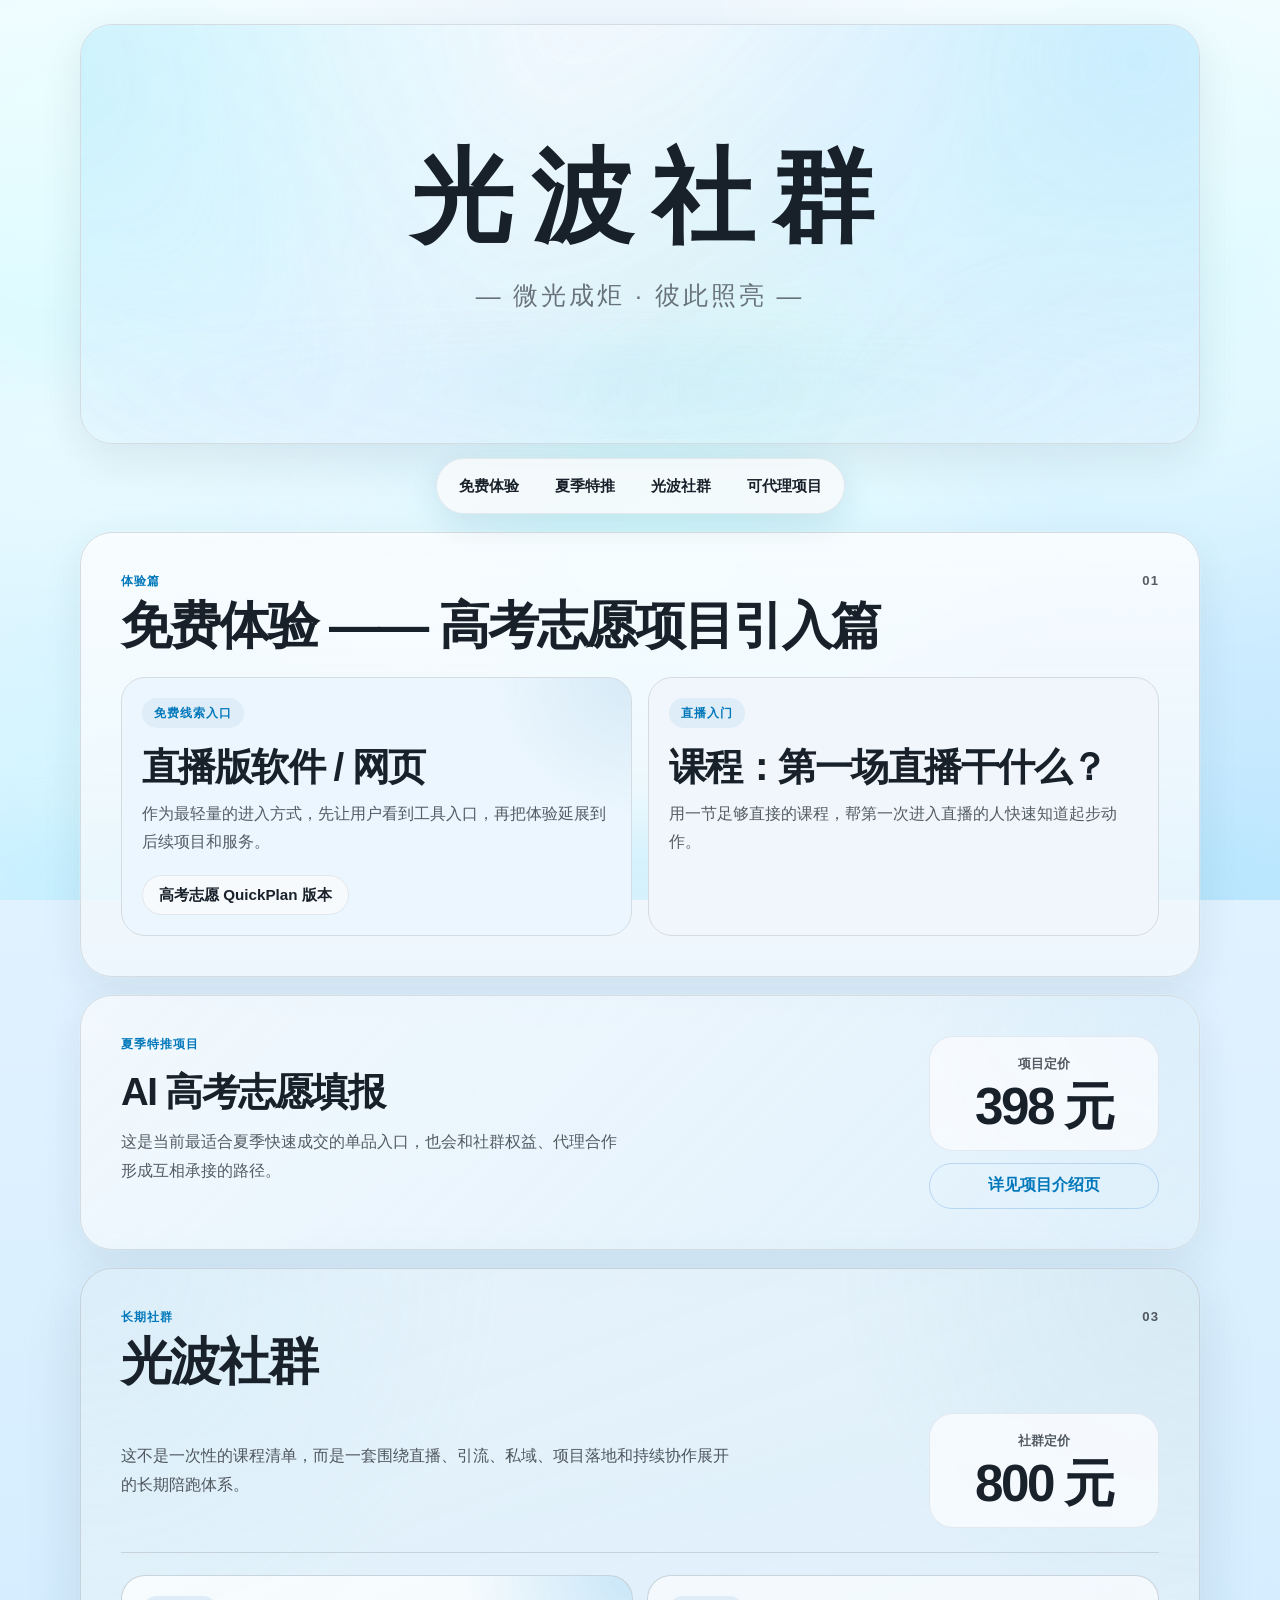
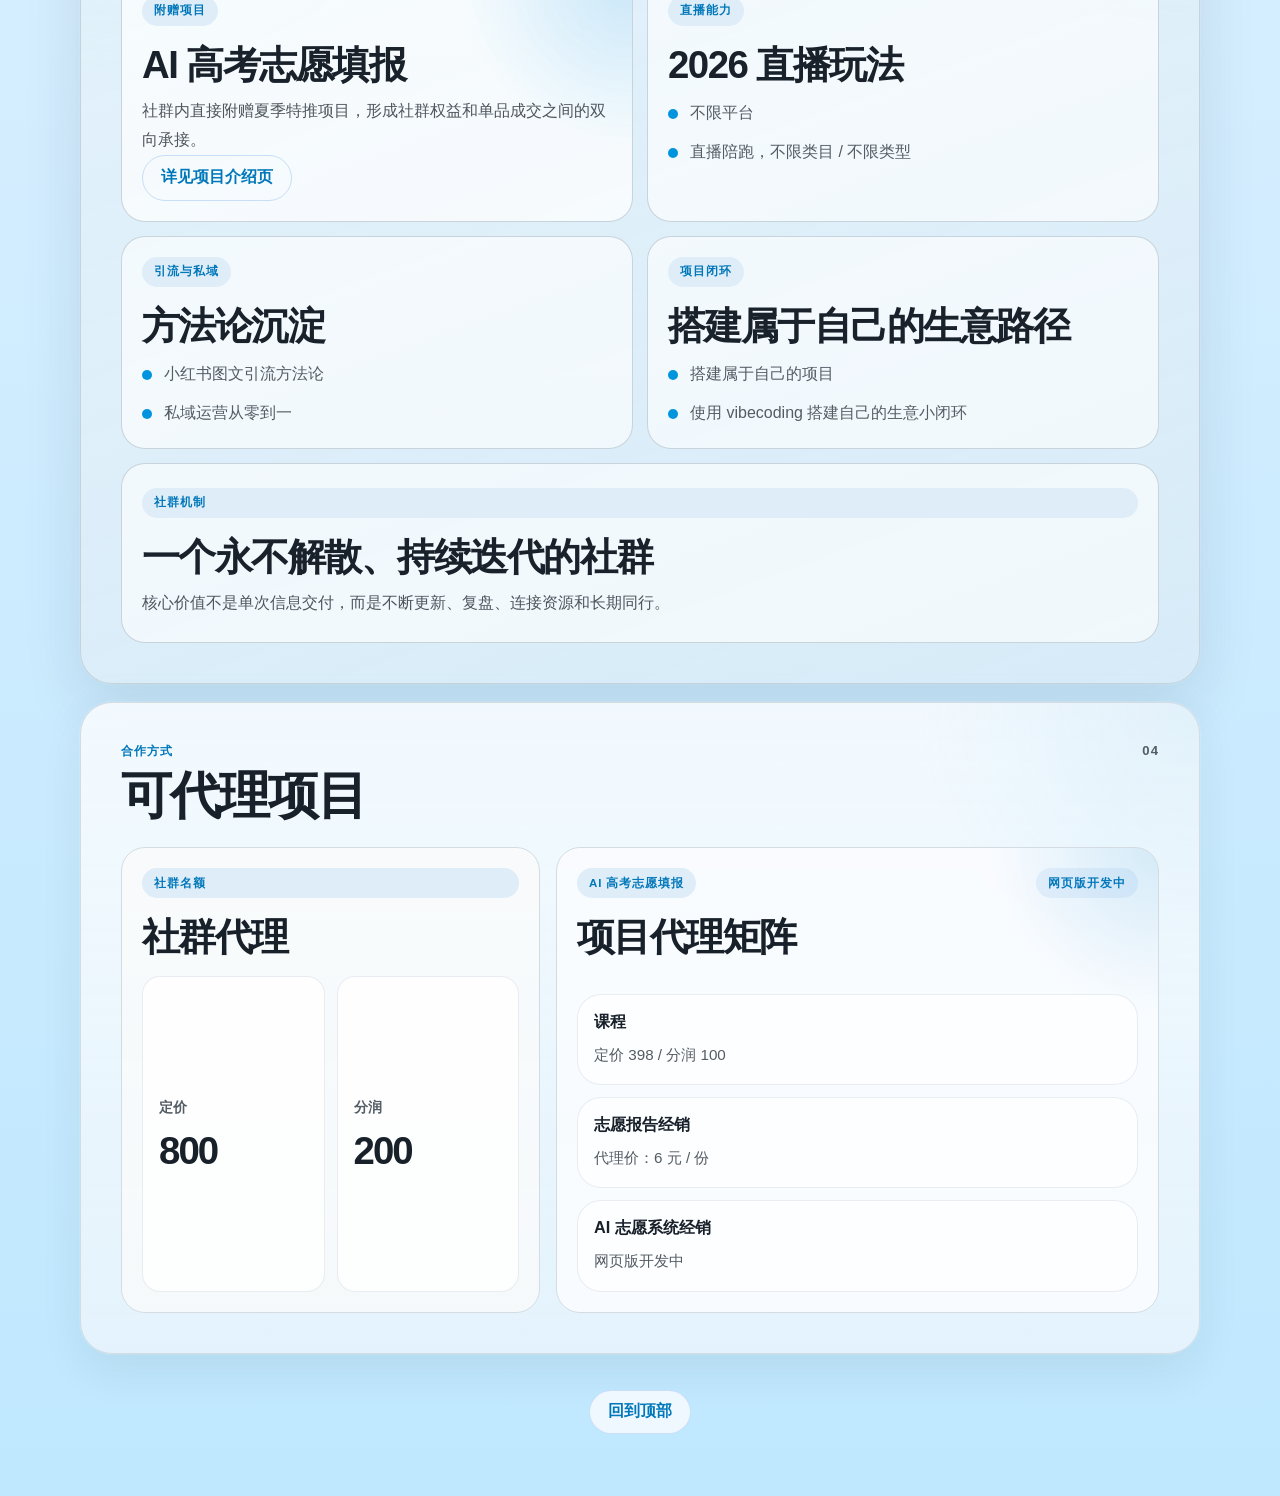
<file: index.html>
<!DOCTYPE html>
<html lang="zh-CN">
  <head>
    <meta charset="UTF-8" />
    <meta name="viewport" content="width=device-width, initial-scale=1.0" />
    <title>光波社群业务总览</title>
    <meta
      name="description"
      content="光波社群业务板块静态 H5 展示页，集中展示免费体验、夏季特推项目、社群权益与可代理项目。"
    />
    <meta name="theme-color" content="#eef3f8" />
    <link rel="stylesheet" href="./styles.css" />
  </head>
  <body>
    <div class="page-aura" aria-hidden="true">
      <span class="page-aura__blob page-aura__blob--1"></span>
      <span class="page-aura__blob page-aura__blob--2"></span>
      <span class="page-aura__blob page-aura__blob--3"></span>
      <span class="page-aura__blob page-aura__blob--4"></span>
      <span class="page-aura__diffusion"></span>
    </div>
    <main class="page" id="top">
      <section class="hero">
        <div class="hero__center">
          <h1 class="hero__title">光 波 社 群</h1>
          <p class="hero__slogan">— 微光成炬  ·  彼此照亮 — </p>
        </div>
      </section>

      <nav class="quick-nav" aria-label="板块导航">
        <a href="#free">免费体验</a>
        <a href="#summer-project">夏季特推</a>
        <a href="#community">光波社群</a>
        <a href="#agency">可代理项目</a>
      </nav>

      <section class="story story--light" id="free">
        <div class="section-top">
          <div>
            <p class="section-kicker">体验篇</p>
            <h2 class="section-title">免费体验 —— 高考志愿项目引入篇</h2>
          </div>
          <span class="section-code">01</span>
        </div>

        <div class="free-grid">
          <article class="feature-card feature-card--soft">
            <div class="feature-card__top">
              <span class="card-tag">免费线索入口</span>
              
            </div>
            <h3>直播版软件 / 网页</h3>
            <p>
              作为最轻量的进入方式，先让用户看到工具入口，再把体验延展到后续项目和服务。
            </p>
            <div class="mini-flow">
              <span>高考志愿 QuickPlan 版本</span>
            </div>
          </article>

          <article class="feature-card">
            <span class="card-tag">直播入门</span>
            <h3>课程：第一场直播干什么？</h3>
            <p>用一节足够直接的课程，帮第一次进入直播的人快速知道起步动作。</p>
          </article>
        </div>
      </section>

      <section class="spotlight" id="summer-project">
        <div class="spotlight__main">
          <p class="section-kicker section-kicker--warm">夏季特推项目</p>
          <h2 class="spotlight__title">AI 高考志愿填报</h2>
          <p class="spotlight__copy">
            这是当前最适合夏季快速成交的单品入口，也会和社群权益、代理合作形成互相承接的路径。
          </p>
        </div>

        <div class="spotlight__side">
          <div class="price-mark">
            <span class="price-mark__label">项目定价</span>
            <strong>398 元</strong>
          </div>
          <a class="ghost-link" href="#summer-project">详见项目介绍页</a>
        </div>
      </section>

      <section class="community" id="community">
        <div class="section-top section-top--dark">
          <div>
            <p class="section-kicker section-kicker--dark">长期社群</p>
            <h2 class="section-title">光波社群</h2>
          </div>
          <span class="section-code section-code--dark">03</span>
        </div>

        <div class="community__hero">
          <p class="community__lead">
            这不是一次性的课程清单，而是一套围绕直播、引流、私域、项目落地和持续协作展开的长期陪跑体系。
          </p>
          <div class="price-mark price-mark--community" aria-label="光波社群定价">
            <span class="price-mark__label">社群定价</span>
            <strong>800 元</strong>
          </div>
        </div>

        <div class="community__grid">
          <article class="community-card community-card--gift">
            <span class="card-tag card-tag--dark">附赠项目</span>
            <h3>AI 高考志愿填报</h3>
            <p>社群内直接附赠夏季特推项目，形成社群权益和单品成交之间的双向承接。</p>
            <a class="ghost-link ghost-link--dark" href="#summer-project">详见项目介绍页</a>
          </article>

          <article class="community-card">
            <span class="card-tag card-tag--dark">直播能力</span>
            <h3>2026 直播玩法</h3>
            <ul class="bullet-list">
              <li>不限平台</li>
              <li>直播陪跑，不限类目 / 不限类型</li>
            </ul>
          </article>

          <article class="community-card">
            <span class="card-tag card-tag--dark">引流与私域</span>
            <h3>方法论沉淀</h3>
            <ul class="bullet-list">
              <li>小红书图文引流方法论</li>
              <li>私域运营从零到一</li>
            </ul>
          </article>

          <article class="community-card">
            <span class="card-tag card-tag--dark">项目闭环</span>
            <h3>搭建属于自己的生意路径</h3>
            <ul class="bullet-list">
              <li>搭建属于自己的项目</li>
              <li>使用 vibecoding 搭建自己的生意小闭环</li>
            </ul>
          </article>

          <article class="community-card community-card--full">
            <span class="card-tag card-tag--dark">社群机制</span>
            <h3>一个永不解散、持续迭代的社群</h3>
            <p>核心价值不是单次信息交付，而是不断更新、复盘、连接资源和长期同行。</p>
          </article>
        </div>
      </section>

      <section class="story story--agency" id="agency">
        <div class="section-top">
          <div>
            <p class="section-kicker">合作方式</p>
            <h2 class="section-title">可代理项目</h2>
          </div>
          <span class="section-code">04</span>
        </div>

        <div class="agency-layout">
          <article class="deal-sheet deal-sheet--agent">
            <span class="card-tag">社群名额</span>
            <h3>社群代理</h3>
            <div class="deal-sheet__metrics">
              <div class="deal-metric-card">
                <span class="deal-metric-card__label">定价</span>
                <strong>800</strong>
              </div>
              <div class="deal-metric-card">
                <span class="deal-metric-card__label">分润</span>
                <strong>200</strong>
              </div>
            </div>
          </article>

          <article class="deal-sheet deal-sheet--featured">
            <div class="deal-sheet__head">
              <span class="card-tag">AI 高考志愿填报</span>
              <span class="status-pill">网页版开发中</span>
            </div>
            <h3>项目代理矩阵</h3>

            <div class="deal-list">
              <article class="deal-item">
                <div>
                  <p class="deal-item__title">课程</p>
                  <p class="deal-item__meta">定价 398 / 分润 100</p>
                </div>
              </article>

              <article class="deal-item">
                <div>
                  <p class="deal-item__title">志愿报告经销</p>
                  <p class="deal-item__meta">代理价：6 元 / 份</p>
                </div>
              </article>

              <article class="deal-item">
                <div>
                  <p class="deal-item__title">AI 志愿系统经销</p>
                  <p class="deal-item__meta">网页版开发中</p>
                </div>
              </article>
            </div>
          </article>
        </div>
      </section>

      <footer class="footer">
        <a href="#top">回到顶部</a>
      </footer>
    </main>
  </body>
</html>
</file>
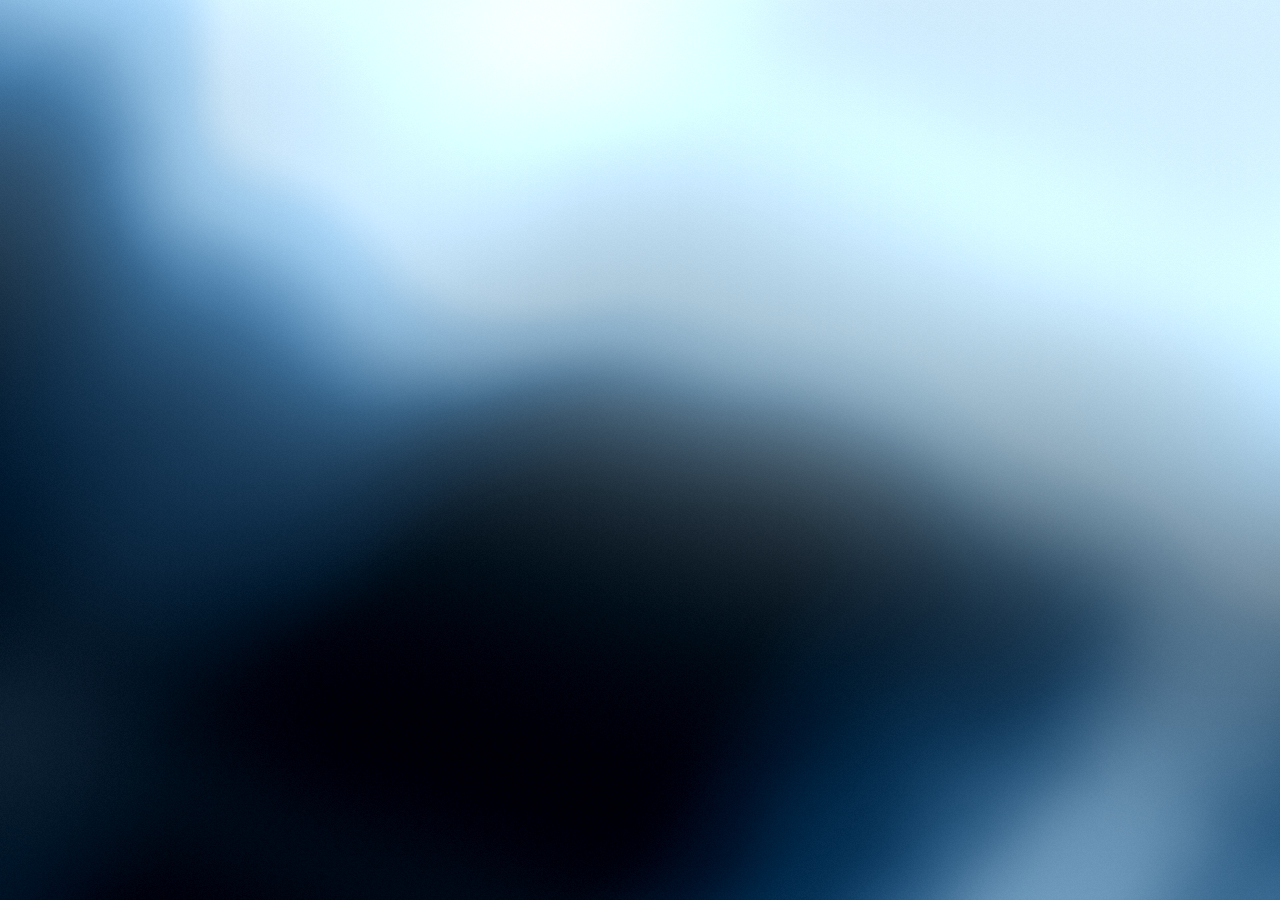
<file: 流动感底色/index.html>
<!doctype html>
<html lang="zh-CN">
  <head>
    <meta charset="UTF-8" />
    <meta name="viewport" content="width=device-width, initial-scale=1.0" />
    <title>光波社群背景实验</title>
    <link rel="stylesheet" href="./styles.css" />
  </head>
  <body>
    <canvas id="silk-fluid" aria-hidden="true"></canvas>
    <script src="./fluid-silk.js"></script>
  </body>
</html>
</file>
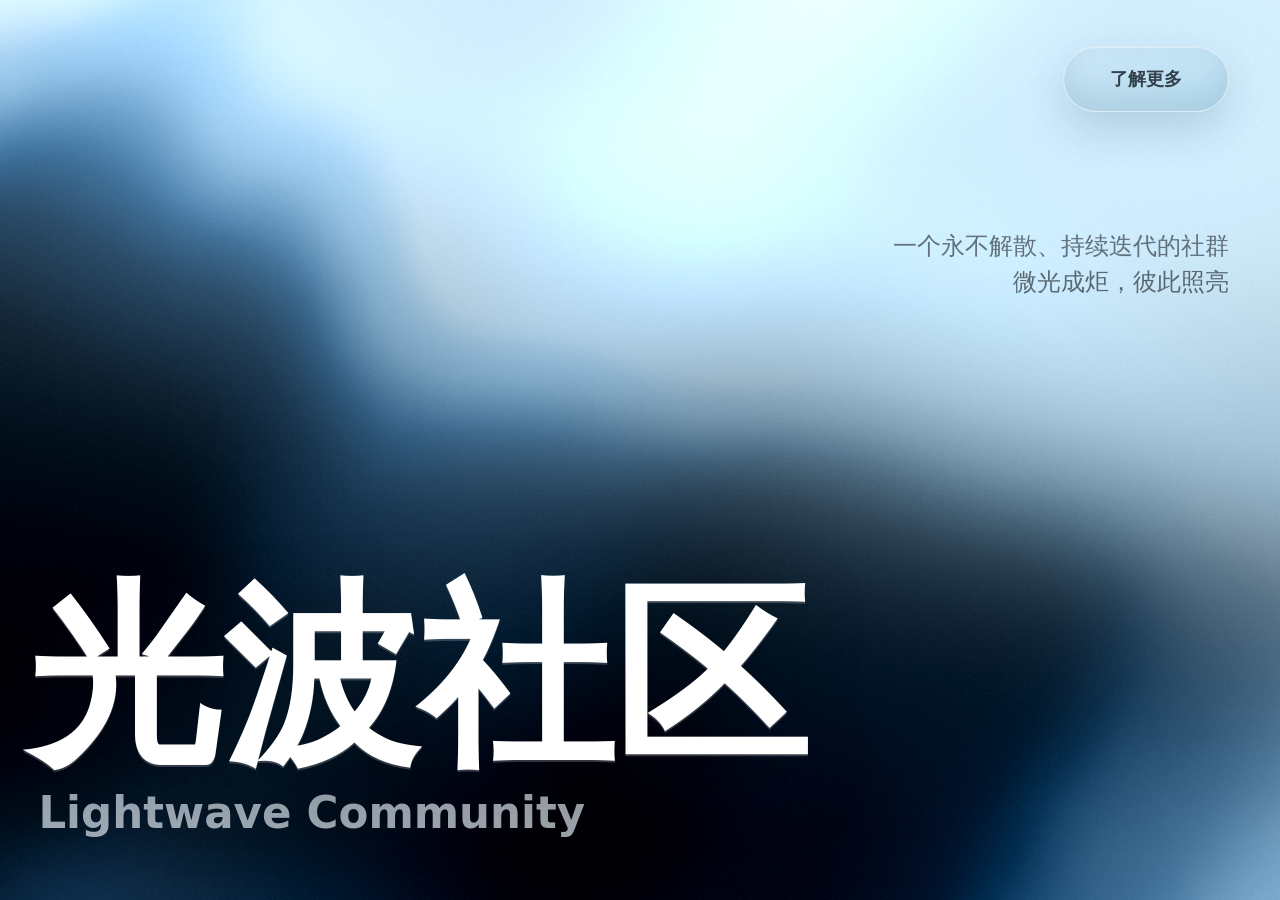
<file: 项目介绍页/index.html>
<!doctype html>
<html lang="zh-CN">
  <head>
    <meta charset="UTF-8" />
    <meta name="viewport" content="width=device-width, initial-scale=1.0" />
    <title>光波社区</title>
    <link rel="stylesheet" href="./styles.css" />
  </head>
  <body class="home-body">
    <canvas id="silk-fluid" aria-hidden="true"></canvas>
    <main class="brand-lockup" aria-label="光波 lightwave">
      <div class="brand-name">光波社区</div>
      <div class="brand-subtitle">Lightwave Community</div>
    </main>
    <section class="hero-copy" aria-label="光波社区介绍">
      <p class="hero-line">一个永不解散、持续迭代的社群</p>
      <p class="hero-kicker">微光成炬，彼此照亮</p>
    </section>
    <button class="glass-cta" type="button" onclick="window.location.href='./details.html'">了解更多</button>
    <script src="./fluid-silk.js"></script>
  </body>
</html>
</file>
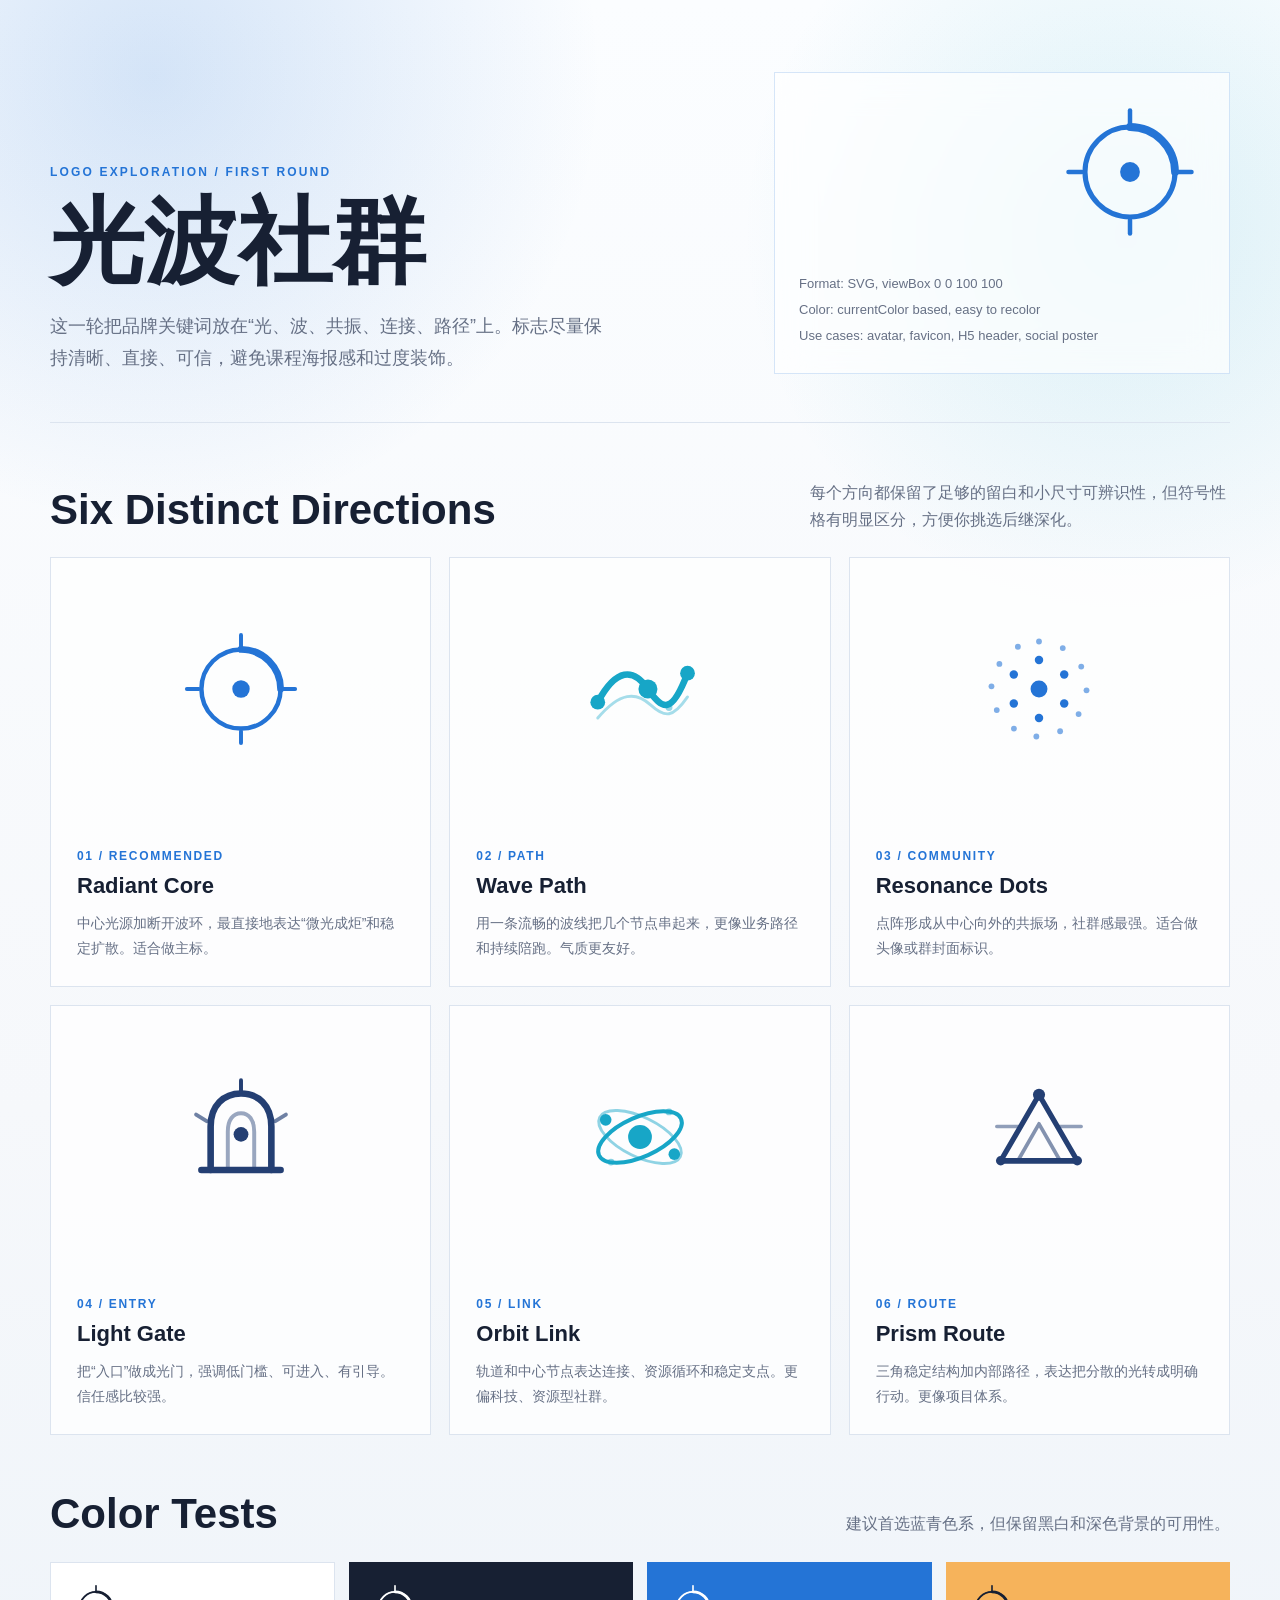
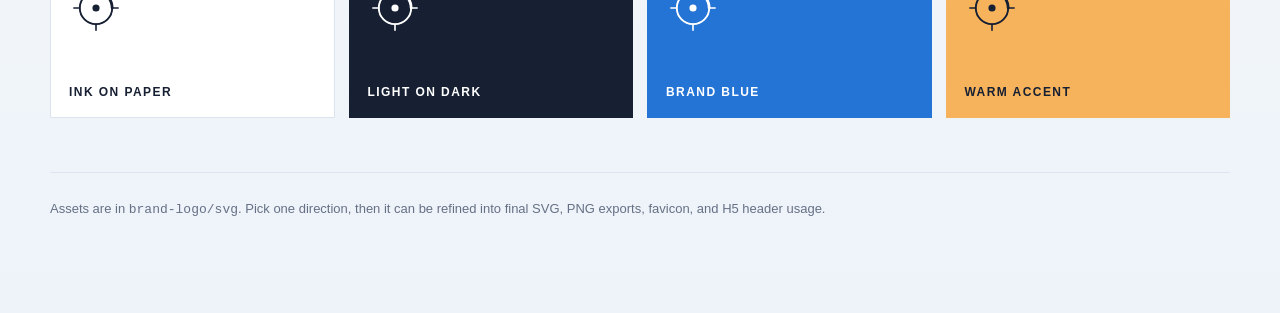
<file: brand-logo/showcase.html>
<!DOCTYPE html>
<html lang="zh-CN">
  <head>
    <meta charset="UTF-8" />
    <meta name="viewport" content="width=device-width, initial-scale=1.0" />
    <title>&#x5149;&#x6CE2;&#x793E;&#x7FA4; Logo Exploration</title>
    <style>
      :root {
        --bg: #f6f8fb;
        --paper: #ffffff;
        --ink: #172033;
        --muted: #667085;
        --line: #dce4ef;
        --blue: #2474d6;
        --cyan: #17a6c7;
        --warm: #f6b35b;
      }

      * {
        box-sizing: border-box;
      }

      html {
        scroll-behavior: smooth;
      }

      body {
        margin: 0;
        min-height: 100vh;
        color: var(--ink);
        font-family: "Microsoft YaHei", "PingFang SC", "Heiti SC", Arial, sans-serif;
        background:
          radial-gradient(circle at 12% 4%, rgba(36, 116, 214, 0.18), transparent 28rem),
          radial-gradient(circle at 88% 12%, rgba(23, 166, 199, 0.14), transparent 24rem),
          linear-gradient(180deg, #fbfdff 0%, var(--bg) 58%, #edf3f9 100%);
      }

      .page {
        width: min(1180px, calc(100% - 40px));
        margin: 0 auto;
        padding: 72px 0 80px;
      }

      .hero {
        display: grid;
        grid-template-columns: minmax(0, 1.2fr) minmax(280px, 0.8fr);
        gap: 40px;
        align-items: end;
        padding-bottom: 48px;
        border-bottom: 1px solid var(--line);
      }

      .eyebrow {
        margin: 0 0 18px;
        color: var(--blue);
        font-size: 12px;
        font-weight: 700;
        letter-spacing: 0.18em;
        text-transform: uppercase;
      }

      h1 {
        margin: 0;
        font-size: clamp(48px, 8vw, 94px);
        line-height: 0.96;
        letter-spacing: 0;
      }

      .hero-copy {
        max-width: 560px;
        margin: 24px 0 0;
        color: var(--muted);
        font-size: 18px;
        line-height: 1.75;
      }

      .hero-panel {
        border: 1px solid rgba(36, 116, 214, 0.18);
        background: rgba(255, 255, 255, 0.68);
        backdrop-filter: blur(18px);
        padding: 24px;
      }

      .hero-mark {
        width: 150px;
        height: 150px;
        color: var(--blue);
        display: grid;
        place-items: center;
        margin-left: auto;
      }

      .hero-mark svg {
        width: 100%;
        height: 100%;
      }

      .spec-list {
        margin: 24px 0 0;
        padding: 0;
        list-style: none;
        color: var(--muted);
        font-size: 13px;
        line-height: 2;
      }

      .section-head {
        display: flex;
        justify-content: space-between;
        gap: 24px;
        align-items: end;
        margin: 56px 0 24px;
      }

      h2 {
        margin: 0;
        font-size: clamp(26px, 4vw, 42px);
        line-height: 1.1;
      }

      .section-note {
        max-width: 420px;
        margin: 0;
        color: var(--muted);
        line-height: 1.7;
      }

      .grid {
        display: grid;
        grid-template-columns: repeat(3, minmax(0, 1fr));
        gap: 18px;
      }

      .card {
        min-height: 430px;
        display: flex;
        flex-direction: column;
        justify-content: space-between;
        padding: 26px;
        border: 1px solid var(--line);
        background: rgba(255, 255, 255, 0.78);
        transition: transform 220ms ease, border-color 220ms ease, box-shadow 220ms ease;
      }

      .card:hover {
        transform: translateY(-4px);
        border-color: rgba(36, 116, 214, 0.35);
        box-shadow: 0 18px 48px rgba(23, 32, 51, 0.09);
      }

      .canvas {
        height: 210px;
        display: grid;
        place-items: center;
        color: var(--blue);
      }

      .canvas svg {
        width: 132px;
        height: 132px;
      }

      .card:nth-child(2) .canvas,
      .card:nth-child(5) .canvas {
        color: var(--cyan);
      }

      .card:nth-child(4) .canvas,
      .card:nth-child(6) .canvas {
        color: #243f73;
      }

      .label {
        margin: 0 0 10px;
        color: var(--blue);
        font-size: 12px;
        font-weight: 700;
        letter-spacing: 0.14em;
        text-transform: uppercase;
      }

      h3 {
        margin: 0 0 12px;
        font-size: 22px;
        line-height: 1.2;
      }

      .desc {
        margin: 0;
        color: var(--muted);
        font-size: 14px;
        line-height: 1.75;
      }

      .usage {
        display: grid;
        grid-template-columns: repeat(4, minmax(0, 1fr));
        gap: 14px;
        margin-top: 24px;
      }

      .swatch {
        min-height: 156px;
        padding: 18px;
        display: flex;
        flex-direction: column;
        justify-content: space-between;
        border: 1px solid var(--line);
        background: var(--paper);
      }

      .swatch:nth-child(2) {
        color: #ffffff;
        background: #172033;
        border-color: #172033;
      }

      .swatch:nth-child(3) {
        color: #ffffff;
        background: #2474d6;
        border-color: #2474d6;
      }

      .swatch:nth-child(4) {
        background: #f6b35b;
        border-color: #f6b35b;
      }

      .swatch svg {
        width: 54px;
        height: 54px;
      }

      .swatch span {
        font-size: 12px;
        font-weight: 700;
        letter-spacing: 0.12em;
        text-transform: uppercase;
      }

      .footer {
        margin-top: 54px;
        padding-top: 24px;
        border-top: 1px solid var(--line);
        color: var(--muted);
        font-size: 13px;
        line-height: 1.8;
      }

      @media (max-width: 900px) {
        .hero,
        .section-head {
          grid-template-columns: 1fr;
          display: block;
        }

        .hero-panel {
          margin-top: 32px;
        }

        .hero-mark {
          margin-left: 0;
        }

        .grid,
        .usage {
          grid-template-columns: 1fr 1fr;
        }
      }

      @media (max-width: 620px) {
        .page {
          width: min(100% - 28px, 1180px);
          padding-top: 44px;
        }

        .grid,
        .usage {
          grid-template-columns: 1fr;
        }

        .card {
          min-height: 390px;
        }
      }
    </style>
  </head>
  <body>
    <main class="page">
      <section class="hero">
        <div>
          <p class="eyebrow">Logo exploration / first round</p>
          <h1>&#x5149;&#x6CE2;&#x793E;&#x7FA4;</h1>
          <p class="hero-copy">
            &#x8FD9;&#x4E00;&#x8F6E;&#x628A;&#x54C1;&#x724C;&#x5173;&#x952E;&#x8BCD;&#x653E;&#x5728;&#x201C;&#x5149;&#x3001;&#x6CE2;&#x3001;&#x5171;&#x632F;&#x3001;&#x8FDE;&#x63A5;&#x3001;&#x8DEF;&#x5F84;&#x201D;&#x4E0A;&#x3002;&#x6807;&#x5FD7;&#x5C3D;&#x91CF;&#x4FDD;&#x6301;&#x6E05;&#x6670;&#x3001;&#x76F4;&#x63A5;&#x3001;&#x53EF;&#x4FE1;&#xFF0C;&#x907F;&#x514D;&#x8BFE;&#x7A0B;&#x6D77;&#x62A5;&#x611F;&#x548C;&#x8FC7;&#x5EA6;&#x88C5;&#x9970;&#x3002;
          </p>
        </div>
        <aside class="hero-panel">
          <div class="hero-mark">
            <svg viewBox="0 0 100 100" xmlns="http://www.w3.org/2000/svg" aria-hidden="true">
              <g fill="none" stroke="currentColor" stroke-linecap="round" stroke-linejoin="round">
                <circle cx="50" cy="50" r="30" stroke-width="3.4"/>
                <path d="M50 20 A30 30 0 0 1 80 50" stroke-width="5.2"/>
                <path d="M20 50 A30 30 0 0 1 50 20" stroke-width="2.2" opacity="0.5"/>
                <path d="M50 80 A30 30 0 0 1 20 50" stroke-width="2.2" opacity="0.5"/>
                <path d="M80 50 A30 30 0 0 1 50 80" stroke-width="2.2" opacity="0.5"/>
                <circle cx="50" cy="50" r="6.6" fill="currentColor" stroke="none"/>
                <line x1="50" y1="9" x2="50" y2="18" stroke-width="3"/>
                <line x1="91" y1="50" x2="82" y2="50" stroke-width="3"/>
                <line x1="50" y1="91" x2="50" y2="82" stroke-width="3"/>
                <line x1="9" y1="50" x2="18" y2="50" stroke-width="3"/>
              </g>
            </svg>
          </div>
          <ul class="spec-list">
            <li>Format: SVG, viewBox 0 0 100 100</li>
            <li>Color: currentColor based, easy to recolor</li>
            <li>Use cases: avatar, favicon, H5 header, social poster</li>
          </ul>
        </aside>
      </section>

      <section>
        <div class="section-head">
          <h2>Six Distinct Directions</h2>
          <p class="section-note">
            &#x6BCF;&#x4E2A;&#x65B9;&#x5411;&#x90FD;&#x4FDD;&#x7559;&#x4E86;&#x8DB3;&#x591F;&#x7684;&#x7559;&#x767D;&#x548C;&#x5C0F;&#x5C3A;&#x5BF8;&#x53EF;&#x8FA8;&#x8BC6;&#x6027;&#xFF0C;&#x4F46;&#x7B26;&#x53F7;&#x6027;&#x683C;&#x6709;&#x660E;&#x663E;&#x533A;&#x5206;&#xFF0C;&#x65B9;&#x4FBF;&#x4F60;&#x6311;&#x9009;&#x540E;&#x7EE7;&#x6DF1;&#x5316;&#x3002;
          </p>
        </div>

        <div class="grid">
          <article class="card">
            <div class="canvas">
              <svg viewBox="0 0 100 100" xmlns="http://www.w3.org/2000/svg" aria-hidden="true">
                <g fill="none" stroke="currentColor" stroke-linecap="round" stroke-linejoin="round">
                  <circle cx="50" cy="50" r="30" stroke-width="3.4"/>
                  <path d="M50 20 A30 30 0 0 1 80 50" stroke-width="5.2"/>
                  <path d="M20 50 A30 30 0 0 1 50 20" stroke-width="2.2" opacity="0.5"/>
                  <path d="M50 80 A30 30 0 0 1 20 50" stroke-width="2.2" opacity="0.5"/>
                  <path d="M80 50 A30 30 0 0 1 50 80" stroke-width="2.2" opacity="0.5"/>
                  <circle cx="50" cy="50" r="6.6" fill="currentColor" stroke="none"/>
                  <line x1="50" y1="9" x2="50" y2="18" stroke-width="3"/>
                  <line x1="91" y1="50" x2="82" y2="50" stroke-width="3"/>
                  <line x1="50" y1="91" x2="50" y2="82" stroke-width="3"/>
                  <line x1="9" y1="50" x2="18" y2="50" stroke-width="3"/>
                </g>
              </svg>
            </div>
            <div>
              <p class="label">01 / Recommended</p>
              <h3>Radiant Core</h3>
              <p class="desc">&#x4E2D;&#x5FC3;&#x5149;&#x6E90;&#x52A0;&#x65AD;&#x5F00;&#x6CE2;&#x73AF;&#xFF0C;&#x6700;&#x76F4;&#x63A5;&#x5730;&#x8868;&#x8FBE;&#x201C;&#x5FAE;&#x5149;&#x6210;&#x70AC;&#x201D;&#x548C;&#x7A33;&#x5B9A;&#x6269;&#x6563;&#x3002;&#x9002;&#x5408;&#x505A;&#x4E3B;&#x6807;&#x3002;</p>
            </div>
          </article>

          <article class="card">
            <div class="canvas">
              <svg viewBox="0 0 100 100" xmlns="http://www.w3.org/2000/svg" aria-hidden="true">
                <g fill="none" stroke="currentColor" stroke-linecap="round" stroke-linejoin="round">
                  <path d="M18 60 C32 34 45 34 56 50 S74 70 86 38" stroke-width="5"/>
                  <path d="M18 72 C35 52 47 52 58 62 S75 72 86 56" stroke-width="2.2" opacity="0.38"/>
                  <circle cx="18" cy="60" r="5.6" fill="currentColor" stroke="none"/>
                  <circle cx="56" cy="50" r="7.2" fill="currentColor" stroke="none"/>
                  <circle cx="86" cy="38" r="5.6" fill="currentColor" stroke="none"/>
                  <circle cx="72" cy="64" r="2.6" fill="currentColor" stroke="none" opacity="0.46"/>
                </g>
              </svg>
            </div>
            <div>
              <p class="label">02 / Path</p>
              <h3>Wave Path</h3>
              <p class="desc">&#x7528;&#x4E00;&#x6761;&#x6D41;&#x7545;&#x7684;&#x6CE2;&#x7EBF;&#x628A;&#x51E0;&#x4E2A;&#x8282;&#x70B9;&#x4E32;&#x8D77;&#x6765;&#xFF0C;&#x66F4;&#x50CF;&#x4E1A;&#x52A1;&#x8DEF;&#x5F84;&#x548C;&#x6301;&#x7EED;&#x966A;&#x8DD1;&#x3002;&#x6C14;&#x8D28;&#x66F4;&#x53CB;&#x597D;&#x3002;</p>
            </div>
          </article>

          <article class="card">
            <div class="canvas">
              <svg viewBox="0 0 100 100" xmlns="http://www.w3.org/2000/svg" aria-hidden="true">
                <g fill="currentColor">
                  <circle cx="50" cy="50" r="6.4"/>
                  <circle cx="50" cy="28" r="3.2"/>
                  <circle cx="69.1" cy="39" r="3.2"/>
                  <circle cx="69.1" cy="61" r="3.2"/>
                  <circle cx="50" cy="72" r="3.2"/>
                  <circle cx="30.9" cy="61" r="3.2"/>
                  <circle cx="30.9" cy="39" r="3.2"/>
                  <circle cx="50" cy="14" r="2.2" opacity="0.58"/>
                  <circle cx="68" cy="19" r="2.2" opacity="0.58"/>
                  <circle cx="82" cy="33" r="2.2" opacity="0.58"/>
                  <circle cx="86" cy="51" r="2.2" opacity="0.58"/>
                  <circle cx="80" cy="69" r="2.2" opacity="0.58"/>
                  <circle cx="66" cy="82" r="2.2" opacity="0.58"/>
                  <circle cx="48" cy="86" r="2.2" opacity="0.58"/>
                  <circle cx="31" cy="80" r="2.2" opacity="0.58"/>
                  <circle cx="18" cy="66" r="2.2" opacity="0.58"/>
                  <circle cx="14" cy="48" r="2.2" opacity="0.58"/>
                  <circle cx="20" cy="31" r="2.2" opacity="0.58"/>
                  <circle cx="34" cy="18" r="2.2" opacity="0.58"/>
                </g>
              </svg>
            </div>
            <div>
              <p class="label">03 / Community</p>
              <h3>Resonance Dots</h3>
              <p class="desc">&#x70B9;&#x9635;&#x5F62;&#x6210;&#x4ECE;&#x4E2D;&#x5FC3;&#x5411;&#x5916;&#x7684;&#x5171;&#x632F;&#x573A;&#xFF0C;&#x793E;&#x7FA4;&#x611F;&#x6700;&#x5F3A;&#x3002;&#x9002;&#x5408;&#x505A;&#x5934;&#x50CF;&#x6216;&#x7FA4;&#x5C01;&#x9762;&#x6807;&#x8BC6;&#x3002;</p>
            </div>
          </article>

          <article class="card">
            <div class="canvas">
              <svg viewBox="0 0 100 100" xmlns="http://www.w3.org/2000/svg" aria-hidden="true">
                <g fill="none" stroke="currentColor" stroke-linecap="round" stroke-linejoin="round">
                  <path d="M27 75 V42 C27 26 37 17 50 17 C63 17 73 26 73 42 V75" stroke-width="5"/>
                  <path d="M40 74 V46 C40 37 44 32 50 32 C56 32 60 37 60 46 V74" stroke-width="3" opacity="0.46"/>
                  <path d="M20 75 H80" stroke-width="5"/>
                  <circle cx="50" cy="48" r="5.6" fill="currentColor" stroke="none"/>
                  <path d="M50 7 V16" stroke-width="3"/>
                  <path d="M84 33 L76 38" stroke-width="3" opacity="0.65"/>
                  <path d="M16 33 L24 38" stroke-width="3" opacity="0.65"/>
                </g>
              </svg>
            </div>
            <div>
              <p class="label">04 / Entry</p>
              <h3>Light Gate</h3>
              <p class="desc">&#x628A;&#x201C;&#x5165;&#x53E3;&#x201D;&#x505A;&#x6210;&#x5149;&#x95E8;&#xFF0C;&#x5F3A;&#x8C03;&#x4F4E;&#x95E8;&#x69DB;&#x3001;&#x53EF;&#x8FDB;&#x5165;&#x3001;&#x6709;&#x5F15;&#x5BFC;&#x3002;&#x4FE1;&#x4EFB;&#x611F;&#x6BD4;&#x8F83;&#x5F3A;&#x3002;</p>
            </div>
          </article>

          <article class="card">
            <div class="canvas">
              <svg viewBox="0 0 100 100" xmlns="http://www.w3.org/2000/svg" aria-hidden="true">
                <g fill="none" stroke="currentColor" stroke-linecap="round" stroke-linejoin="round">
                  <ellipse cx="50" cy="50" rx="34" ry="15" stroke-width="3" transform="rotate(-24 50 50)"/>
                  <ellipse cx="50" cy="50" rx="34" ry="15" stroke-width="2.2" opacity="0.48" transform="rotate(26 50 50)"/>
                  <circle cx="50" cy="50" r="9" fill="currentColor" stroke="none"/>
                  <circle cx="24" cy="37" r="4.4" fill="currentColor" stroke="none"/>
                  <circle cx="76" cy="63" r="4.4" fill="currentColor" stroke="none"/>
                  <circle cx="72" cy="31" r="2.6" fill="currentColor" stroke="none" opacity="0.52"/>
                  <circle cx="28" cy="69" r="2.6" fill="currentColor" stroke="none" opacity="0.52"/>
                </g>
              </svg>
            </div>
            <div>
              <p class="label">05 / Link</p>
              <h3>Orbit Link</h3>
              <p class="desc">&#x8F68;&#x9053;&#x548C;&#x4E2D;&#x5FC3;&#x8282;&#x70B9;&#x8868;&#x8FBE;&#x8FDE;&#x63A5;&#x3001;&#x8D44;&#x6E90;&#x5FAA;&#x73AF;&#x548C;&#x7A33;&#x5B9A;&#x652F;&#x70B9;&#x3002;&#x66F4;&#x504F;&#x79D1;&#x6280;&#x3001;&#x8D44;&#x6E90;&#x578B;&#x793E;&#x7FA4;&#x3002;</p>
            </div>
          </article>

          <article class="card">
            <div class="canvas">
              <svg viewBox="0 0 100 100" xmlns="http://www.w3.org/2000/svg" aria-hidden="true">
                <g fill="none" stroke="currentColor" stroke-linecap="round" stroke-linejoin="round">
                  <path d="M21 68 L50 18 L79 68 Z" stroke-width="4"/>
                  <path d="M34 68 L50 40 L66 68" stroke-width="2.8" opacity="0.56"/>
                  <path d="M24 68 H76" stroke-width="4"/>
                  <path d="M18 42 H36" stroke-width="2.6" opacity="0.5"/>
                  <path d="M64 42 H82" stroke-width="2.6" opacity="0.5"/>
                  <circle cx="50" cy="18" r="4.6" fill="currentColor" stroke="none"/>
                  <circle cx="21" cy="68" r="3.6" fill="currentColor" stroke="none"/>
                  <circle cx="79" cy="68" r="3.6" fill="currentColor" stroke="none"/>
                </g>
              </svg>
            </div>
            <div>
              <p class="label">06 / Route</p>
              <h3>Prism Route</h3>
              <p class="desc">&#x4E09;&#x89D2;&#x7A33;&#x5B9A;&#x7ED3;&#x6784;&#x52A0;&#x5185;&#x90E8;&#x8DEF;&#x5F84;&#xFF0C;&#x8868;&#x8FBE;&#x628A;&#x5206;&#x6563;&#x7684;&#x5149;&#x8F6C;&#x6210;&#x660E;&#x786E;&#x884C;&#x52A8;&#x3002;&#x66F4;&#x50CF;&#x9879;&#x76EE;&#x4F53;&#x7CFB;&#x3002;</p>
            </div>
          </article>
        </div>
      </section>

      <section>
        <div class="section-head">
          <h2>Color Tests</h2>
          <p class="section-note">
            &#x5EFA;&#x8BAE;&#x9996;&#x9009;&#x84DD;&#x9752;&#x8272;&#x7CFB;&#xFF0C;&#x4F46;&#x4FDD;&#x7559;&#x9ED1;&#x767D;&#x548C;&#x6DF1;&#x8272;&#x80CC;&#x666F;&#x7684;&#x53EF;&#x7528;&#x6027;&#x3002;
          </p>
        </div>
        <div class="usage">
          <div class="swatch">
            <svg viewBox="0 0 100 100" xmlns="http://www.w3.org/2000/svg" aria-hidden="true">
              <use href="#mark-a"></use>
            </svg>
            <span>Ink on paper</span>
          </div>
          <div class="swatch">
            <svg viewBox="0 0 100 100" xmlns="http://www.w3.org/2000/svg" aria-hidden="true">
              <use href="#mark-a"></use>
            </svg>
            <span>Light on dark</span>
          </div>
          <div class="swatch">
            <svg viewBox="0 0 100 100" xmlns="http://www.w3.org/2000/svg" aria-hidden="true">
              <use href="#mark-a"></use>
            </svg>
            <span>Brand blue</span>
          </div>
          <div class="swatch">
            <svg viewBox="0 0 100 100" xmlns="http://www.w3.org/2000/svg" aria-hidden="true">
              <use href="#mark-a"></use>
            </svg>
            <span>Warm accent</span>
          </div>
        </div>
      </section>

      <p class="footer">
        Assets are in <code>brand-logo/svg</code>. Pick one direction, then it can be refined into final SVG, PNG exports, favicon, and H5 header usage.
      </p>
    </main>

    <svg width="0" height="0" style="position:absolute" aria-hidden="true">
      <symbol id="mark-a" viewBox="0 0 100 100">
        <g fill="none" stroke="currentColor" stroke-linecap="round" stroke-linejoin="round">
          <circle cx="50" cy="50" r="30" stroke-width="3.4"/>
          <path d="M50 20 A30 30 0 0 1 80 50" stroke-width="5.2"/>
          <path d="M20 50 A30 30 0 0 1 50 20" stroke-width="2.2" opacity="0.5"/>
          <path d="M50 80 A30 30 0 0 1 20 50" stroke-width="2.2" opacity="0.5"/>
          <path d="M80 50 A30 30 0 0 1 50 80" stroke-width="2.2" opacity="0.5"/>
          <circle cx="50" cy="50" r="6.6" fill="currentColor" stroke="none"/>
          <line x1="50" y1="9" x2="50" y2="18" stroke-width="3"/>
          <line x1="91" y1="50" x2="82" y2="50" stroke-width="3"/>
          <line x1="50" y1="91" x2="50" y2="82" stroke-width="3"/>
          <line x1="9" y1="50" x2="18" y2="50" stroke-width="3"/>
        </g>
      </symbol>
    </svg>
  </body>
</html>
</file>
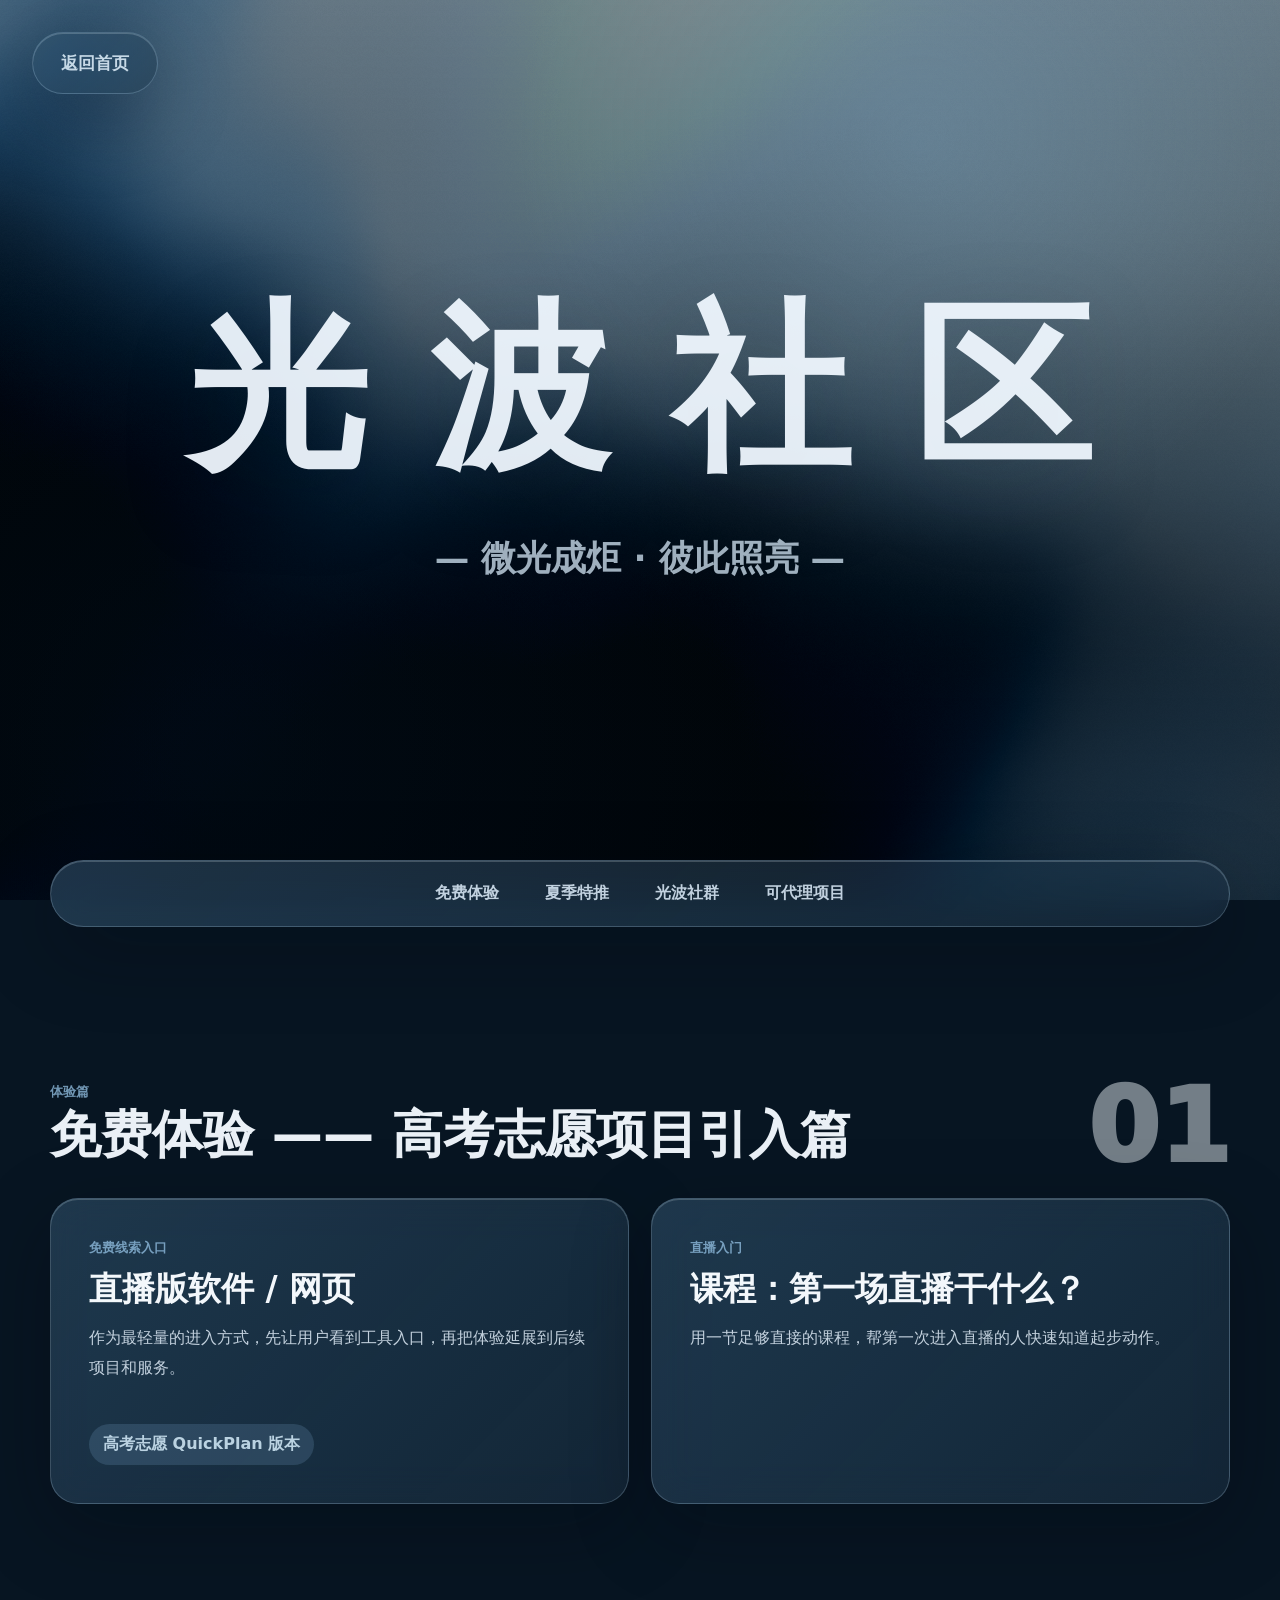
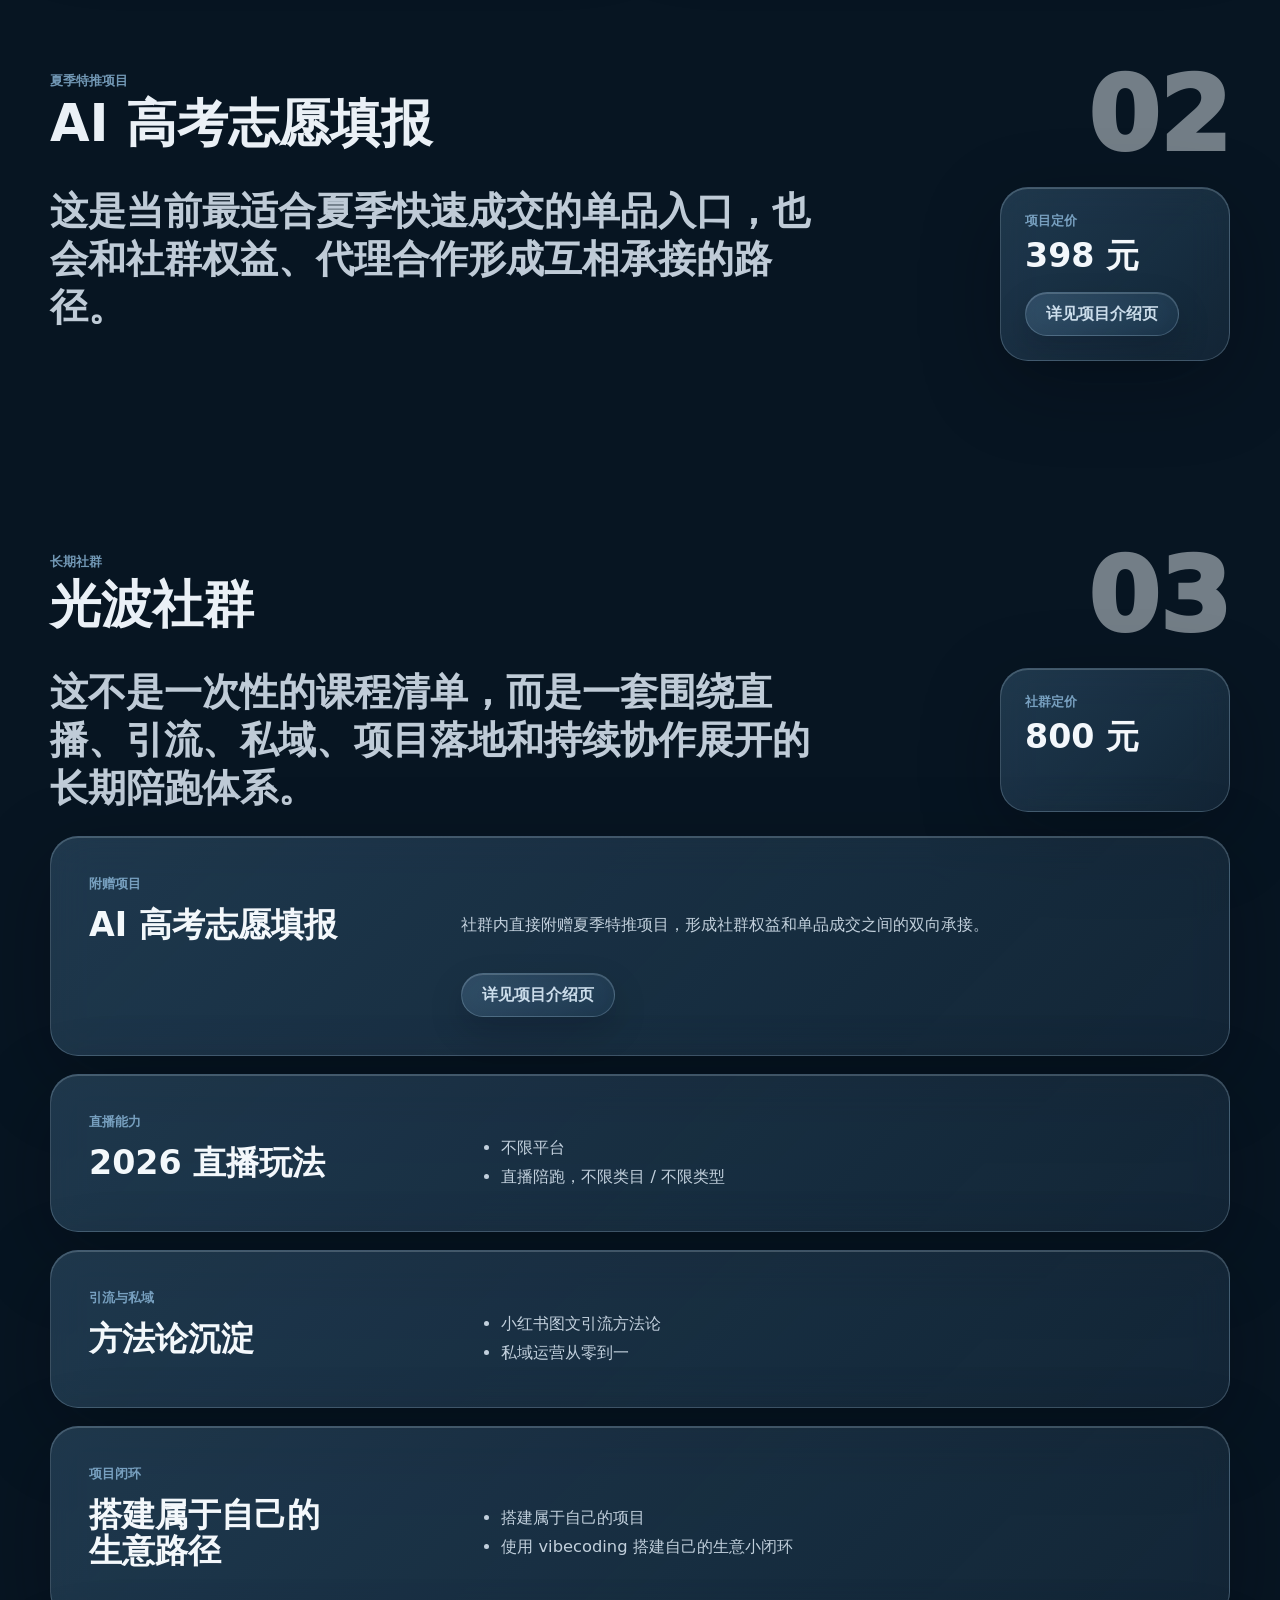
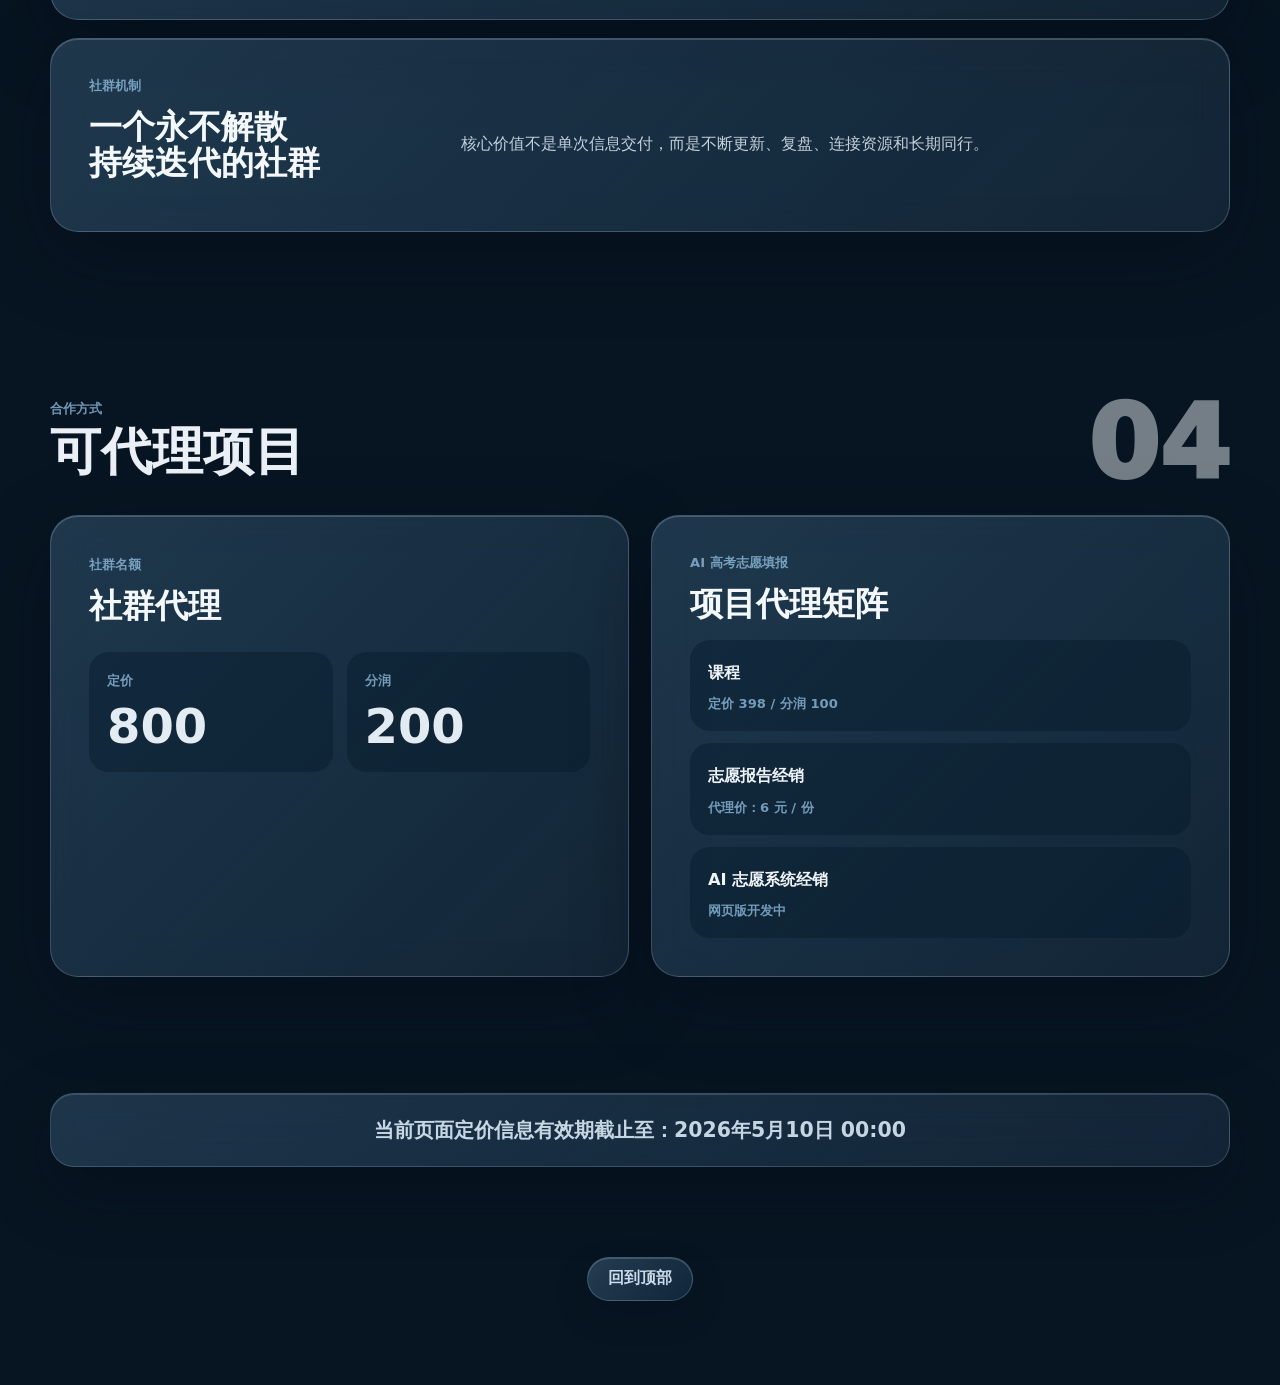
<file: 项目介绍页/details.html>
<!doctype html>
<html lang="zh-CN">
  <head>
    <meta charset="UTF-8" />
    <meta name="viewport" content="width=device-width, initial-scale=1.0" />
    <title>光波社群业务总览</title>
    <meta
      name="description"
      content="光波社群业务板块静态 H5 展示页，集中展示免费体验、夏季特推项目、社群权益与可代理项目。"
    />
    <link rel="stylesheet" href="./styles.css" />
    <link rel="stylesheet" href="./details.css" />
  </head>
  <body class="details-body">
    <canvas id="silk-fluid" aria-hidden="true"></canvas>
    <main class="details-page" id="top">
      <header class="details-hero">
        <a class="back-link" href="./index.html">返回首页</a>
        <div class="details-hero__center">
          <h1>光 波 社 区</h1>
          <p>— 微光成炬  ·  彼此照亮 —</p>
        </div>
      </header>

      <nav class="details-nav" aria-label="板块导航">
        <a href="#free">免费体验</a>
        <a href="#summer-project">夏季特推</a>
        <a href="#community">光波社群</a>
        <a href="#agency">可代理项目</a>
      </nav>

      <section class="details-section" id="free">
        <div class="section-topline">
          <div>
            <p>体验篇</p>
            <h2>免费体验 —— 高考志愿项目引入篇</h2>
          </div>
          <span>01</span>
        </div>

        <div class="two-column">
          <article class="glass-panel glass-panel--large">
            <span class="tag">免费线索入口</span>
            <h3>直播版软件 / 网页</h3>
            <p>作为最轻量的进入方式，先让用户看到工具入口，再把体验延展到后续项目和服务。</p>
            <div class="inline-chip">高考志愿 QuickPlan 版本</div>
          </article>

          <article class="glass-panel">
            <span class="tag">直播入门</span>
            <h3>课程：第一场直播干什么？</h3>
            <p>用一节足够直接的课程，帮第一次进入直播的人快速知道起步动作。</p>
          </article>
        </div>
      </section>

      <section class="details-section details-section--spotlight" id="summer-project">
        <div class="section-topline section-topline--spotlight">
          <div>
            <p>夏季特推项目</p>
            <h2>AI 高考志愿填报</h2>
          </div>
          <span>02</span>
        </div>

        <div class="spotlight-lead">
          <p class="spotlight-copy">这是当前最适合夏季快速成交的单品入口，也会和社群权益、代理合作形成互相承接的路径。</p>
          <aside class="price-card">
            <span>项目定价</span>
            <strong>398 元</strong>
            <a href="#summer-project">详见项目介绍页</a>
          </aside>
        </div>
      </section>

      <section class="details-section details-section--community" id="community">
        <div class="section-topline">
          <div>
            <p>长期社群</p>
            <h2>光波社群</h2>
          </div>
          <span>03</span>
        </div>

        <div class="community-lead">
          <p>这不是一次性的课程清单，而是一套围绕直播、引流、私域、项目落地和持续协作展开的长期陪跑体系。</p>
          <div class="price-card price-card--compact" aria-label="光波社群定价">
            <span>社群定价</span>
            <strong>800 元</strong>
          </div>
        </div>

        <div class="community-grid">
          <article class="glass-panel glass-panel--wide">
            <span class="tag">附赠项目</span>
            <h3>AI 高考志愿填报</h3>
            <p>社群内直接附赠夏季特推项目，形成社群权益和单品成交之间的双向承接。</p>
            <a href="#summer-project">详见项目介绍页</a>
          </article>

          <article class="glass-panel">
            <span class="tag">直播能力</span>
            <h3>2026 直播玩法</h3>
            <ul>
              <li>不限平台</li>
              <li>直播陪跑，不限类目 / 不限类型</li>
            </ul>
          </article>

          <article class="glass-panel">
            <span class="tag">引流与私域</span>
            <h3>方法论沉淀</h3>
            <ul>
              <li>小红书图文引流方法论</li>
              <li>私域运营从零到一</li>
            </ul>
          </article>

          <article class="glass-panel">
            <span class="tag">项目闭环</span>
            <h3>搭建属于自己的<br />生意路径</h3>
            <ul>
              <li>搭建属于自己的项目</li>
              <li>使用 vibecoding 搭建自己的生意小闭环</li>
            </ul>
          </article>

          <article class="glass-panel glass-panel--wide">
            <span class="tag">社群机制</span>
            <h3>一个永不解散<br />持续迭代的社群</h3>
            <p>核心价值不是单次信息交付，而是不断更新、复盘、连接资源和长期同行。</p>
          </article>
        </div>
      </section>

      <section class="details-section" id="agency">
        <div class="section-topline">
          <div>
            <p>合作方式</p>
            <h2>可代理项目</h2>
          </div>
          <span>04</span>
        </div>

        <div class="agency-layout">
          <article class="glass-panel">
            <span class="tag">社群名额</span>
            <h3>社群代理</h3>
            <div class="metric-row">
              <div>
                <span>定价</span>
                <strong>800</strong>
              </div>
              <div>
                <span>分润</span>
                <strong>200</strong>
              </div>
            </div>
          </article>

          <article class="glass-panel glass-panel--large">
            <div class="panel-head">
              <span class="tag">AI 高考志愿填报</span>
            </div>
            <h3>项目代理矩阵</h3>
            <div class="deal-list">
              <article>
                <p>课程</p>
                <span>定价 398 / 分润 100</span>
              </article>
              <article>
                <p>志愿报告经销</p>
                <span>代理价：6 元 / 份</span>
              </article>
              <article>
                <p>AI 志愿系统经销</p>
                <span>网页版开发中</span>
              </article>
            </div>
          </article>
        </div>
      </section>

      <aside class="validity-note" aria-label="定价有效期">
        当前页面定价信息有效期截止至：2026年5月10日 00:00
      </aside>

      <footer class="details-footer">
        <a href="#top">回到顶部</a>
      </footer>
    </main>
    <script src="./fluid-silk.js"></script>
  </body>
</html>
</file>
<file: styles.css>
:root {
  --bg: oklch(97.8% 0.008 244);
  --surface: oklch(99.1% 0.004 244);
  --surface-soft: oklch(97.1% 0.01 242);
  --surface-strong: oklch(95.4% 0.016 240);
  --ink: oklch(24% 0.022 252);
  --ink-soft: oklch(47% 0.017 252);
  --line: oklch(89% 0.012 242);
  --accent: oklch(63% 0.162 238);
  --accent-deep: oklch(54% 0.15 238);
  --accent-soft: oklch(93.8% 0.022 238);
  --accent-cloud: oklch(96.7% 0.016 238);
  --community-surface: oklch(95.9% 0.016 236);
  --community-surface-strong: oklch(93.1% 0.023 236);
  --community-line: oklch(84.8% 0.018 236 / 0.88);
  --community-text: oklch(24.5% 0.022 252);
  --community-muted: oklch(45% 0.016 252);
  --shadow-soft: 0 18px 44px oklch(27% 0.018 252 / 0.07);
  --shadow-strong: 0 24px 60px oklch(27% 0.02 252 / 0.1);
  --radius-xl: 32px;
  --radius-lg: 24px;
  --radius-md: 18px;
  --radius-sm: 14px;
  --radius-pill: 999px;
  --pricing-card-width: 230px;
}

* {
  box-sizing: border-box;
}

html {
  scroll-behavior: smooth;
}

body {
  position: relative;
  margin: 0;
  min-height: 100vh;
  overflow-x: hidden;
  color: var(--ink);
  font-family: "Microsoft YaHei", "PingFang SC", "Heiti SC", "SimHei", sans-serif;
  background: linear-gradient(180deg, oklch(97.2% 0.012 244) 0%, oklch(93.6% 0.036 240) 52%, oklch(90.8% 0.052 232) 100%);
}

.page-aura {
  position: fixed;
  inset: 0;
  pointer-events: none;
  z-index: 0;
  overflow: hidden;
  background: linear-gradient(180deg, oklch(97.2% 0.012 244) 0%, oklch(93.6% 0.036 240) 52%, oklch(90.8% 0.052 232) 100%);
}

.page-aura__blob,
.page-aura__diffusion {
  position: absolute;
  display: block;
  pointer-events: none;
}

.page-aura__blob {
  display: block;
  width: 70vmax;
  height: 70vmax;
  border-radius: 42% 58% 55% 45%;
  opacity: 1;
  filter: blur(22px) saturate(178%);
  mix-blend-mode: screen;
  will-change: transform;
}

.page-aura__blob--1 {
  left: -24vmax;
  top: -22vmax;
  background:
    radial-gradient(circle at 42% 48%, oklch(73% 0.17 220 / 0.92) 0%, oklch(86% 0.09 226 / 0.66) 38%, transparent 70%);
  animation: page-field-one 7.5s ease-in-out infinite alternate;
}

.page-aura__blob--2 {
  right: -26vmax;
  top: -18vmax;
  background:
    radial-gradient(circle at 48% 44%, oklch(74% 0.18 240 / 0.9) 0%, oklch(86% 0.1 238 / 0.64) 40%, transparent 72%);
  animation: page-field-two 2s ease-in-out infinite alternate;
}

.page-aura__blob--3 {
  left: 20%;
  top: 16%;
  width: 62vmax;
  height: 62vmax;
  background:
    radial-gradient(circle at 50% 50%, oklch(76% 0.13 198 / 0.82) 0%, oklch(88% 0.07 206 / 0.56) 42%, transparent 72%);
  animation: page-field-three 10s ease-in-out infinite alternate;
}

.page-aura__blob--4 {
  left: -20vmax;
  bottom: -24vmax;
  width: 64vmax;
  height: 64vmax;
  background:
    radial-gradient(circle at 48% 44%, oklch(78% 0.12 252 / 0.76) 0%, oklch(90% 0.064 246 / 0.5) 44%, transparent 74%);
  animation: page-field-four 2s ease-in-out infinite alternate;
}

.page-aura__diffusion {
  left: -12%;
  right: -12%;
  bottom: -22%;
  height: 30vh;
  border-radius: 50px;
  opacity: 1;
  background:
    radial-gradient(ellipse at 50% 8%, oklch(74% 0.15 224 / 0.68) 0%, oklch(88% 0.08 232 / 0.44) 36%, transparent 72%);
  filter: blur(34px);
  will-change: transform, opacity;
  animation: page-diffusion-float 2s ease-in-out infinite alternate;
}

a {
  color: inherit;
  text-decoration: none;
}

button,
a,
input,
textarea,
select {
  font: inherit;
}

a:focus-visible {
  outline: 2px solid var(--accent);
  outline-offset: 4px;
}

.page {
  position: relative;
  z-index: 1;
  width: min(1120px, calc(100vw - 24px));
  margin: 0 auto;
  padding: 16px 0 56px;
}

.hero,
.story,
.spotlight,
.community,
.footer,
.quick-nav {
  opacity: 0;
  transform: translateY(24px);
  animation: rise 0.8s cubic-bezier(0.16, 1, 0.3, 1) forwards;
}

.hero {
  position: relative;
  overflow: hidden;
  isolation: isolate;
  display: grid;
  place-items: center;
  min-height: clamp(280px, 42vw, 420px);
  padding: clamp(36px, 8vw, 72px);
  border: 1px solid var(--line);
  border-radius: var(--radius-xl);
  background:
    linear-gradient(140deg, oklch(98.8% 0.007 244 / 0.92) 0%, oklch(96.7% 0.015 238 / 0.82) 52%, oklch(95.4% 0.022 232 / 0.74) 100%);
  box-shadow:
    var(--shadow-soft),
    0 0 40px oklch(89% 0.044 228 / 0.12);
  animation-delay: 0.04s;
  transform: translateZ(0) scale(1);
  transition:
    transform 560ms ease-in-out,
    box-shadow 560ms ease-in-out,
    border-color 560ms ease-in-out,
    filter 560ms ease-in-out;
}

.hero__center {
  position: relative;
  z-index: 2;
  display: grid;
  justify-items: center;
  gap: clamp(18px, 2.4vw, 50px);
  text-align: center;
}

.hero::before,
.hero::after {
  content: "";
  position: absolute;
  pointer-events: none;
  z-index: 0;
  transition:
    opacity 560ms ease-in-out,
    filter 560ms ease-in-out,
    transform 560ms ease-in-out;
}

.hero::before {
  inset: -24%;
  background:
    radial-gradient(circle at 14% 24%, oklch(90% 0.06 214 / 0.64) 0%, transparent 34%),
    radial-gradient(circle at 80% 22%, oklch(89% 0.07 238 / 0.56) 0%, transparent 32%),
    radial-gradient(circle at 56% 74%, oklch(92% 0.04 198 / 0.44) 0%, transparent 36%),
    radial-gradient(circle at 30% 78%, oklch(94% 0.03 248 / 0.34) 0%, transparent 28%);
  filter: blur(34px) saturate(118%);
  opacity: 0.92;
  will-change: transform;
  animation: hero-aurora-flow 24s ease-in-out infinite alternate;
}

.hero::after {
  left: -8%;
  right: -8%;
  bottom: -18%;
  height: 42%;
  background:
    radial-gradient(ellipse at 50% 0%, oklch(88% 0.055 224 / 0.4) 0%, oklch(94% 0.036 232 / 0.24) 42%, transparent 74%);
  filter: blur(28px);
  opacity: 0.88;
  will-change: transform;
  animation: hero-diffusion-drift 18s ease-in-out infinite alternate;
}

.section-kicker,
.section-code,
.card-tag,
.status-pill,
.route-card__index {
  letter-spacing: 0.08em;
  text-transform: uppercase;
}

.hero__title {
  position: relative;
  z-index: 1;
  max-width: none;
  margin: 0;
  font-size: clamp(3rem, 9vw, 6.4rem);
  line-height: 0.92;
  letter-spacing: -0.05em;
  font-weight: 900;
}

.hero__slogan {
  position: relative;
  z-index: 1;
  margin: 0;
  color: var(--ink-soft);
  font-size: clamp(1.12rem, 2.2vw, 1.55rem);
  line-height: 1.7;
  letter-spacing: 0.12em;
  opacity: 0.86;
}

.hero:hover {
  transform: translateZ(0) scale(1.012);
  border-color: oklch(85% 0.024 233);
  box-shadow:
    0 24px 60px oklch(27% 0.018 252 / 0.09),
    0 0 0 1px oklch(95% 0.018 232 / 0.54);
  filter: brightness(1.025);
}

.hero:hover::before {
  filter: blur(30px) saturate(126%);
  opacity: 1;
  transform: scale(1.03);
}

.hero:hover::after {
  opacity: 1;
  filter: blur(32px);
  transform: translateY(-4px) scaleX(1.04);
}

.route-card {
  padding: 18px;
  border: 1px solid rgba(105, 126, 153, 0.14);
  border-radius: var(--radius-md);
  background: rgba(255, 255, 255, 0.76);
}

.route-card__index {
  display: inline-block;
  margin-bottom: 16px;
  color: var(--accent-deep);
  font-size: 0.78rem;
  font-weight: 800;
}

.route-card h2,
.section-title,
.feature-card h3,
.spotlight__title,
.community-card h3,
.deal-sheet h3 {
  margin: 0;
  letter-spacing: -0.04em;
}

.route-card h2 {
  font-size: 1.2rem;
  line-height: 1.15;
}

.route-card p,
.feature-card p,
.spotlight__copy,
.community__lead,
.community-card p,
.bullet-list li,
.footer p,
.deal-item__meta {
  color: var(--ink-soft);
  line-height: 1.8;
}

.route-card p {
  margin: 10px 0 0;
  font-size: 0.95rem;
}

.quick-nav {
  position: sticky;
  top: 14px;
  z-index: 12;
  display: flex;
  flex-wrap: wrap;
  gap: 8px;
  width: fit-content;
  max-width: 100%;
  margin: 14px auto 18px;
  padding: 8px;
  border: 1px solid rgba(105, 126, 153, 0.14);
  border-radius: var(--radius-pill);
  background: rgba(250, 251, 252, 0.84);
  box-shadow:
    0 12px 32px oklch(27% 0.02 252 / 0.08),
    0 0 28px oklch(89% 0.044 228 / 0.12);
  animation-delay: 0.1s;
}

.quick-nav a {
  display: inline-flex;
  align-items: center;
  justify-content: center;
  min-height: 38px;
  padding: 0 14px;
  color: var(--ink);
  font-size: 0.92rem;
  font-weight: 700;
  transition: background-color 0.25s ease, color 0.25s ease, transform 0.25s ease;
}

.quick-nav a:hover {
  background: var(--accent-soft);
  color: var(--accent-deep);
  transform: translateY(-1px);
}

.story,
.community,
.spotlight,
.footer {
  margin-top: 18px;
  border-radius: var(--radius-xl);
}

.story,
.spotlight,
.community {
  padding: clamp(24px, 4vw, 42px);
  border: 1px solid var(--line);
  box-shadow:
    var(--shadow-soft),
    0 0 0 1px oklch(100% 0 0 / 0.14),
    0 0 36px oklch(89% 0.04 228 / 0.08);
}

.story {
  background: oklch(99.1% 0.004 244 / 0.84);
  animation-delay: 0.18s;
}

.story--light {
  background:
    linear-gradient(180deg, oklch(99.1% 0.004 244 / 0.88) 0%, oklch(97.6% 0.008 241 / 0.74) 100%);
}

.story--agency {
  background:
    radial-gradient(circle at 100% 0%, oklch(92.6% 0.03 234 / 0.58), transparent 22%),
    linear-gradient(180deg, oklch(99.1% 0.004 244 / 0.86) 0%, oklch(97% 0.01 240 / 0.74) 100%);
  animation-delay: 0.36s;
}

.mini-flow span,
.status-pill,
.ghost-link,
.card-tag,
.quick-nav a {
  border-radius: var(--radius-pill);
}

.section-top {
  display: flex;
  align-items: flex-start;
  justify-content: space-between;
  gap: 16px;
}

.section-kicker {
  margin: 0 0 10px;
  color: var(--accent-deep);
  font-size: 0.78rem;
  font-weight: 800;
}

.section-kicker--dark {
  color: var(--accent-deep);
}

.section-title {
  font-size: clamp(2rem, 4vw, 3.6rem);
  line-height: 1;
  font-weight: 900;
}

.section-code {
  flex-shrink: 0;
  color: var(--ink-soft);
  font-size: 0.82rem;
  font-weight: 800;
}

.section-code--dark {
  color: var(--community-muted);
}

.free-grid {
  display: grid;
  gap: 16px;
  margin-top: 26px;
}

.feature-card,
.community-card,
.deal-sheet,
.deal-item {
  border-radius: var(--radius-lg);
}

.feature-card {
  padding: 20px;
  border: 1px solid var(--line);
  background: var(--surface-soft);
}

.feature-card--soft {
  background:
    radial-gradient(circle at 100% 0%, oklch(92.8% 0.026 235), transparent 24%),
    var(--accent-cloud);
}

.feature-card__top,
.deal-sheet__head {
  display: flex;
  flex-wrap: wrap;
  align-items: center;
  justify-content: space-between;
  gap: 10px;
}

.card-tag {
  display: inline-flex;
  align-items: center;
  min-height: 30px;
  padding: 0 12px;
  background: var(--accent-soft);
  color: var(--accent-deep);
  font-size: 0.72rem;
  font-weight: 800;
}

.card-tag--dark {
  background: var(--accent-soft);
  color: var(--accent-deep);
}

.status-pill {
  display: inline-flex;
  align-items: center;
  min-height: 30px;
  padding: 0 12px;
  background: rgba(31, 114, 213, 0.08);
  color: var(--accent-deep);
  font-size: 0.72rem;
  font-weight: 800;
}

.feature-card h3,
.community-card h3,
.deal-sheet h3,
.spotlight__title {
  margin-top: 18px;
  font-size: clamp(1.45rem, 3vw, 2.6rem);
  line-height: 1.08;
  font-weight: 800;
}

.feature-card p {
  margin: 12px 0 0;
  font-size: 1rem;
}

.mini-flow {
  display: flex;
  flex-wrap: wrap;
  gap: 10px;
  margin-top: 18px;
}

.mini-flow span {
  display: inline-flex;
  align-items: center;
  min-height: 40px;
  padding: 0 16px;
  background: rgba(250, 251, 252, 0.78);
  border: 1px solid rgba(105, 126, 153, 0.14);
  font-size: 0.95rem;
  font-weight: 700;
}

.spotlight {
  display: grid;
  gap: 20px;
  background:
    radial-gradient(circle at 100% 0%, oklch(92.8% 0.03 234 / 0.6), transparent 25%),
    linear-gradient(135deg, oklch(98.1% 0.008 242 / 0.86) 0%, oklch(94.9% 0.02 236 / 0.72) 100%);
  animation-delay: 0.28s;
}

.spotlight__copy {
  max-width: 34rem;
  margin: 14px 0 0;
  font-size: 1.02rem;
}

.spotlight__side {
  display: grid;
  gap: 12px;
  align-content: flex-start;
}

.spotlight__side .price-mark,
.spotlight__side .ghost-link {
  width: 100%;
}

.price-mark {
  padding: 18px 20px;
  border-radius: var(--radius-lg);
  background: rgba(250, 252, 255, 0.78);
  border: 1px solid rgba(105, 126, 153, 0.14);
  text-align: center;
}

.price-mark__label {
  display: block;
  margin-bottom: 10px;
  color: var(--ink-soft);
  font-size: 0.82rem;
  font-weight: 700;
}

.price-mark strong {
  display: block;
  font-size: clamp(2rem, 4vw, 3.4rem);
  line-height: 0.95;
  letter-spacing: -0.05em;
}

.ghost-link {
  display: inline-flex;
  align-items: center;
  justify-content: center;
  min-height: 46px;
  width: fit-content;
  padding: 0 18px;
  border: 1px solid rgba(31, 114, 213, 0.22);
  color: var(--accent-deep);
  font-weight: 700;
  transition: transform 0.25s ease, background-color 0.25s ease;
}

.ghost-link:hover {
  transform: translateY(-1px);
  background: rgba(31, 114, 213, 0.08);
}

.community {
  border-color: var(--community-line);
  background:
    radial-gradient(circle at 0% 0%, oklch(92.5% 0.03 232 / 0.6), transparent 28%),
    radial-gradient(circle at 100% 0%, oklch(90.8% 0.03 224 / 0.58), transparent 24%),
    linear-gradient(160deg, oklch(95.9% 0.016 236 / 0.86) 0%, oklch(93.1% 0.023 236 / 0.76) 100%);
  color: var(--community-text);
  box-shadow:
    var(--shadow-strong),
    0 0 0 1px oklch(100% 0 0 / 0.12),
    0 0 44px oklch(88% 0.048 226 / 0.11);
  animation-delay: 0.34s;
}

.community__hero {
  display: grid;
  gap: 18px;
  align-items: center;
  margin-top: 26px;
  padding-bottom: 24px;
  border-bottom: 1px solid var(--community-line);
}

.community__lead {
  max-width: 38rem;
  margin: 0;
  color: var(--community-muted);
  font-size: 1.02rem;
}

.price-mark--community {
  width: 100%;
  background: rgba(250, 252, 255, 0.84);
}

.community__grid {
  display: grid;
  gap: 14px;
  margin-top: 22px;
}

.community-card {
  padding: 20px;
  border: 1px solid var(--community-line);
  background: rgba(255, 255, 255, 0.62);
}

.community-card p {
  margin: 12px 0 0;
  color: var(--community-muted);
}

.community-card--gift {
  background:
    radial-gradient(circle at 100% 0%, oklch(91% 0.04 235), transparent 30%),
    rgba(255, 255, 255, 0.7);
}

.community-card--full {
  display: grid;
  align-content: center;
  min-height: 180px;
}

.ghost-link--dark {
  border-color: rgba(31, 114, 213, 0.22);
  color: var(--accent-deep);
}

.ghost-link--dark:hover {
  background: rgba(31, 114, 213, 0.08);
}

.bullet-list {
  display: grid;
  gap: 10px;
  margin: 14px 0 0;
  padding: 0;
  list-style: none;
}

.bullet-list li {
  display: grid;
  grid-template-columns: 10px 1fr;
  gap: 12px;
  align-items: start;
}

.bullet-list li::before {
  content: "";
  width: 10px;
  height: 10px;
  margin-top: 10px;
  border-radius: 999px;
  background: var(--accent);
}

.agency-layout {
  display: grid;
  gap: 16px;
  margin-top: 26px;
  align-items: stretch;
}

.deal-sheet {
  display: grid;
  gap: 18px;
  align-content: start;
  padding: 20px;
  border: 1px solid var(--line);
  background: rgba(250, 251, 252, 0.84);
  height: 100%;
}

.deal-sheet--featured {
  background:
    radial-gradient(circle at 100% 0%, oklch(92.6% 0.03 235), transparent 22%),
    rgba(250, 252, 255, 0.92);
}

.deal-sheet--agent {
  grid-template-rows: auto auto 1fr;
}

.deal-sheet h3 {
  margin-top: 0;
}

.deal-sheet__metrics {
  display: grid;
  grid-template-columns: repeat(2, minmax(0, 1fr));
  gap: 12px;
  align-self: stretch;
}

.deal-metric-card {
  display: flex;
  flex-direction: column;
  justify-content: center;
  gap: 16px;
  min-height: 152px;
  padding: 18px 16px;
  border: 1px solid rgba(105, 126, 153, 0.14);
  border-radius: 18px;
  background: rgba(255, 255, 255, 0.76);
}

.deal-metric-card__label {
  color: var(--ink-soft);
  font-size: 0.88rem;
  font-weight: 700;
}

.deal-metric-card strong {
  font-size: clamp(2rem, 3vw, 3rem);
  line-height: 0.95;
  letter-spacing: -0.05em;
}

.deal-list {
  display: grid;
  gap: 12px;
  margin-top: 18px;
}

.deal-item {
  padding: 16px;
  border: 1px solid rgba(105, 126, 153, 0.14);
  background: rgba(255, 255, 255, 0.7);
}

.deal-item__title,
.deal-item__meta {
  margin: 0;
}

.deal-item__title {
  color: var(--ink);
  font-size: 1.02rem;
  font-weight: 800;
}

.deal-item__meta {
  margin-top: 8px;
  font-size: 0.95rem;
}

.footer {
  display: flex;
  align-items: center;
  justify-content: center;
  padding: 18px 4px 6px;
  animation-delay: 0.44s;
}

.footer p {
  margin: 0;
  max-width: 40rem;
  font-size: 0.95rem;
}

.footer a {
  display: inline-flex;
  align-items: center;
  justify-content: center;
  min-height: 44px;
  padding: 0 18px;
  border: 1px solid rgba(31, 114, 213, 0.18);
  border-radius: var(--radius-pill);
  background: rgba(250, 252, 255, 0.82);
  color: var(--accent-deep);
  font-weight: 700;
  transition:
    transform 0.25s ease,
    background-color 0.25s ease,
    box-shadow 0.25s ease;
}

.footer a:hover {
  transform: translateY(-1px);
  background: rgba(31, 114, 213, 0.08);
  box-shadow: 0 10px 24px oklch(27% 0.02 252 / 0.08);
}

@keyframes rise {
  to {
    opacity: 1;
    transform: translateY(0);
  }
}

@keyframes page-field-one {
  0% {
    transform: translate3d(0, 0, 0) scale(1) rotate(-8deg);
  }

  50% {
    transform: translate3d(18vmax, 8vmax, 0) scale(1.12) rotate(7deg);
  }

  100% {
    transform: translate3d(8vmax, 18vmax, 0) scale(1.22) rotate(-5deg);
  }
}

@keyframes page-field-two {
  0% {
    transform: translate3d(0, 0, 0) scale(1) rotate(6deg);
  }

  50% {
    transform: translate3d(-20vmax, 10vmax, 0) scale(1.14) rotate(-7deg);
  }

  100% {
    transform: translate3d(-10vmax, 22vmax, 0) scale(1.24) rotate(5deg);
  }
}

@keyframes page-field-three {
  0% {
    transform: translate3d(0, 0, 0) scale(1) rotate(-4deg);
  }

  50% {
    transform: translate3d(-10vmax, -8vmax, 0) scale(1.16) rotate(6deg);
  }

  100% {
    transform: translate3d(8vmax, 12vmax, 0) scale(1.26) rotate(-8deg);
  }
}

@keyframes page-field-four {
  0% {
    transform: translate3d(0, 0, 0) scale(1);
  }

  50% {
    transform: translate3d(16vmax, -8vmax, 0) scale(1.12);
  }

  100% {
    transform: translate3d(8vmax, 10vmax, 0) scale(1.2);
  }
}

@keyframes page-diffusion-float {
  0% {
    transform: translate3d(0, 8%, 0) scaleX(0.98);
  }

  50% {
    transform: translate3d(0, 1%, 0) scaleX(1.03);
  }

  100% {
    transform: translate3d(0, 10%, 0) scaleX(1.07);
  }
}

@keyframes hero-aurora-flow {
  0% {
    transform: translate3d(-3%, -2%, 0) scale(1) rotate(-2deg);
  }

  50% {
    transform: translate3d(2%, 2%, 0) scale(1.06) rotate(2deg);
  }

  100% {
    transform: translate3d(-1%, 4%, 0) scale(1.1) rotate(-3deg);
  }
}

@keyframes hero-diffusion-drift {
  0% {
    transform: translate3d(0, 10%, 0) scaleX(0.98);
  }

  50% {
    transform: translate3d(0, 2%, 0) scaleX(1.02);
  }

  100% {
    transform: translate3d(0, 8%, 0) scaleX(1.05);
  }
}

@media (min-width: 720px) {
  .page {
    width: min(1120px, calc(100vw - 40px));
    padding-top: 24px;
  }

  .free-grid,
  .community__grid,
  .agency-layout,
  .spotlight {
    grid-template-columns: repeat(2, minmax(0, 1fr));
  }

  .community__hero {
    grid-template-columns: minmax(0, 1fr) minmax(230px, 0.42fr);
  }

  .spotlight__side {
    justify-self: end;
    width: min(100%, var(--pricing-card-width));
  }

  .price-mark--community {
    justify-self: end;
    max-width: var(--pricing-card-width);
  }

  .community-card--full {
    grid-column: 1 / -1;
  }
}

@media (min-width: 980px) {
  .hero__route {
    grid-template-columns: repeat(4, minmax(0, 1fr));
  }

  .free-grid {
    grid-template-columns: repeat(2, minmax(0, 1fr));
  }

  .agency-layout {
    grid-template-columns: minmax(260px, 0.82fr) minmax(0, 1.18fr);
  }

  .story,
  .spotlight,
  .community {
    padding: 40px;
  }
}

@media (max-width: 719px) {
  .page {
    width: calc(100vw - 20px);
    padding-bottom: 42px;
  }

  .quick-nav {
    justify-content: center;
  }

  .quick-nav a {
    flex: 1 1 calc(50% - 8px);
    min-width: 132px;
  }

  .section-top {
    align-items: center;
  }
}

@media (prefers-reduced-motion: reduce) {
  html {
    scroll-behavior: auto;
  }

  .hero::before,
  .hero::after {
    animation: none;
    transition: none;
    transform: none;
  }

  .hero,
  .story,
  .spotlight,
  .community,
  .footer,
  .quick-nav,
  .quick-nav a,
  .ghost-link {
    animation: none;
    transition: none;
    opacity: 1;
    transform: none;
  }
}
</file>
<file: 流动感底色/styles.css>
:root {
  color-scheme: dark;
  background: #071522;
}

* {
  box-sizing: border-box;
}

html,
body {
  width: 100%;
  height: 100%;
  margin: 0;
  overflow: hidden;
  background: #071522;
}

body {
  min-height: 100vh;
  min-height: 100dvh;
}

#silk-fluid {
  position: fixed;
  inset: 0;
  width: 100vw;
  height: 100vh;
  min-height: 100dvh;
  display: block;
  background: #071522;
  touch-action: none;
}
</file>
<file: 项目介绍页/styles.css>
:root {
  color-scheme: dark;
  background: #071522;
  --hero-right-edge: clamp(24px, 4vw, 72px);
}

* {
  box-sizing: border-box;
}

html,
body {
  width: 100%;
  height: 100%;
  margin: 0;
  background: #071522;
}

body {
  min-height: 100vh;
  min-height: 100dvh;
}

.home-body {
  overflow: hidden;
}

#silk-fluid {
  position: fixed;
  inset: 0;
  width: 100vw;
  height: 100vh;
  min-height: 100dvh;
  display: block;
  background: #071522;
  touch-action: none;
}

.brand-lockup {
  position: fixed;
  left: clamp(18px, 2.2vw, 44px);
  bottom: clamp(34px, 5vw, 92px);
  z-index: 1;
  width: min(94vw, 1280px);
  pointer-events: none;
  user-select: none;
  font-family:
    "Arial Black",
    "Microsoft YaHei UI",
    "PingFang SC",
    "Noto Sans CJK SC",
    system-ui,
    sans-serif;
}

.brand-name {
  position: relative;
  color: #fff;
  font-size: clamp(6.4rem, 15.2vw, 17.5rem);
  font-weight: 950;
  line-height: 0.9;
  letter-spacing: 0;
  text-shadow:
    0 2px 0 rgba(255, 255, 255, 0.2),
    0 24px 80px rgba(3, 18, 31, 0.26);
  white-space: nowrap;
}

.brand-subtitle {
  margin-top: clamp(18px, 2.2vw, 34px);
  padding-left: clamp(8px, 0.8vw, 16px);
  color: rgba(232, 242, 249, 0.68);
  font-size: clamp(1.6rem, 3.4vw, 4.15rem);
  font-weight: 900;
  line-height: 1;
  letter-spacing: 0;
  text-transform: none;
  text-shadow: 0 16px 36px rgba(3, 18, 31, 0.24);
}

.hero-copy {
  position: fixed;
  top: clamp(158px, 23vh, 270px);
  right: var(--hero-right-edge);
  z-index: 1;
  max-width: none;
  pointer-events: none;
  user-select: none;
  font-family:
    "Arial Black",
    "Microsoft YaHei UI",
    "PingFang SC",
    "Noto Sans CJK SC",
    system-ui,
    sans-serif;
  color: rgba(64, 74, 82, 0.82);
  text-align: right;
}

.hero-kicker,
.hero-line {
  margin: 0;
  letter-spacing: 0;
  text-shadow: 0 18px 50px rgba(238, 246, 250, 0.22);
  white-space: nowrap;
}

.hero-kicker {
  font-size: clamp(1.15rem, 1.85vw, 2.4rem);
  font-weight: 20;
  line-height: 2;
}

.hero-line {
  margin-top: clamp(18px, 2vw, 32px);
  font-size: clamp(1.15rem, 1.85vw, 2.4rem);
  font-weight: 20;
  line-height: 1.1;
  color: rgba(64, 74, 82, 0.76);
}

.glass-cta {
  position: fixed;
  top: clamp(24px, 3.6vw, 58px);
  right: var(--hero-right-edge);
  z-index: 2;
  min-width: 166px;
  height: 66px;
  padding: 0 38px;
  border: 1px solid rgba(255, 255, 255, 0.34);
  border-radius: 999px;
  color: rgba(31, 43, 52, 0.88);
  background:
    linear-gradient(135deg, rgba(255, 255, 255, 0.24), rgba(255, 255, 255, 0.08)),
    rgba(89, 146, 190, 0.18);
  box-shadow:
    inset 0 1px 0 rgba(255, 255, 255, 0.42),
    inset 0 -18px 28px rgba(8, 43, 72, 0.10),
    0 18px 46px rgba(5, 30, 52, 0.16);
  backdrop-filter: blur(18px) saturate(1.28);
  -webkit-backdrop-filter: blur(18px) saturate(1.28);
  font-family:
    "Arial Black",
    "Microsoft YaHei UI",
    "PingFang SC",
    "Noto Sans CJK SC",
    system-ui,
    sans-serif;
  font-size: 18px;
  font-weight: 800;
  letter-spacing: 0;
  cursor: pointer;
  transition:
    transform 220ms cubic-bezier(0.16, 1, 0.3, 1),
    border-color 220ms cubic-bezier(0.16, 1, 0.3, 1),
    background 220ms cubic-bezier(0.16, 1, 0.3, 1);
}

.glass-cta:hover {
  transform: translateY(-1px);
  border-color: rgba(255, 255, 255, 0.52);
  background:
    linear-gradient(135deg, rgba(255, 255, 255, 0.30), rgba(255, 255, 255, 0.12)),
    rgba(100, 162, 210, 0.22);
}

.glass-cta:active {
  transform: translateY(1px) scale(0.985);
}

@media (max-width: 720px) {
  .brand-lockup {
    left: 18px;
    bottom: 34px;
  }

  .brand-name {
    font-size: clamp(4.8rem, 24vw, 8.6rem);
  }

  .brand-subtitle {
    margin-top: 16px;
    padding-left: 4px;
    font-size: clamp(1.25rem, 8.5vw, 2.35rem);
  }

  .hero-copy {
    top: 96px;
    right: 18px;
    left: 18px;
    max-width: none;
    overflow: visible;
    text-align: right;
  }

  .hero-kicker,
  .hero-line {
    font-size: clamp(0.9rem, 4.4vw, 1.25rem);
  }

  .hero-line {
    margin-top: 12px;
  }

  .glass-cta {
    top: 18px;
    right: 18px;
    min-width: 132px;
    height: 54px;
    padding: 0 28px;
    font-size: 16px;
  }
}
</file>
<file: 项目介绍页/details.css>
.details-body {
  height: auto;
  min-height: 100vh;
  overflow-x: hidden;
  overflow-y: auto;
  color: rgba(240, 248, 255, 0.94);
  font-family:
    "Microsoft YaHei UI",
    "PingFang SC",
    "Noto Sans CJK SC",
    system-ui,
    sans-serif;
}

.details-body #silk-fluid {
  z-index: 0;
  filter: brightness(0.64) contrast(1.12) saturate(1.10);
}

.details-body::before {
  content: "";
  position: fixed;
  inset: 0;
  z-index: 1;
  pointer-events: none;
  background:
    radial-gradient(circle at 72% 16%, rgba(138, 195, 236, 0.20), transparent 34%),
    radial-gradient(circle at 18% 84%, rgba(0, 14, 28, 0.48), transparent 42%),
    linear-gradient(180deg, rgba(3, 16, 28, 0.24), rgba(1, 10, 18, 0.58));
}

.details-page {
  position: relative;
  z-index: 2;
  width: min(1180px, calc(100vw - 48px));
  margin: 0 auto;
  padding: 32px 0 72px;
}

.details-hero {
  min-height: 92vh;
  display: grid;
  align-items: center;
}

.back-link,
.details-nav,
.glass-panel,
.price-card {
  border: 1px solid rgba(201, 230, 252, 0.22);
  background:
    linear-gradient(135deg, rgba(150, 200, 238, 0.18), rgba(255, 255, 255, 0.055)),
    rgba(5, 29, 49, 0.46);
  box-shadow:
    inset 0 1px 0 rgba(235, 248, 255, 0.20),
    0 24px 80px rgba(0, 8, 16, 0.28);
  backdrop-filter: blur(20px) saturate(1.25);
  -webkit-backdrop-filter: blur(20px) saturate(1.25);
}

.back-link {
  position: fixed;
  top: 32px;
  left: 32px;
  z-index: 4;
  border-radius: 999px;
  padding: 18px 28px;
  color: rgba(229, 244, 255, 0.84);
  text-decoration: none;
  font-size: 1.08rem;
  font-weight: 800;
}

.details-hero__center h1 {
  margin: 0;
  font-size: clamp(5rem, 14vw, 14rem);
  line-height: 0.88;
  letter-spacing: 0;
  font-family:
    "Arial Black",
    "Microsoft YaHei UI",
    "PingFang SC",
    system-ui,
    sans-serif;
  text-shadow: 0 26px 90px rgba(2, 18, 32, 0.22);
  text-align: center;
}

.details-hero__center p {
  width: min(620px, 58vw);
  margin: clamp(42px, 5.4vw, 76px) auto 0;
  font-size: clamp(1.55rem, 2.7vw, 2.85rem);
  color: rgba(214, 234, 248, 0.74);
  font-weight: 800;
  text-align: center;
}

.details-nav {
  position: sticky;
  top: 24px;
  z-index: 3;
  display: flex;
  justify-content: center;
  gap: 10px;
  margin: 0 auto 72px;
  padding: 10px;
  border-radius: 999px;
}

.details-footer a,
.glass-panel a,
.price-card a {
  color: rgba(190, 226, 252, 0.88);
  text-decoration: none;
  font-weight: 900;
}

.price-card a,
.community-grid .glass-panel a,
.details-footer a {
  display: inline-flex;
  align-items: center;
  justify-content: center;
  width: fit-content;
  min-height: 44px;
  margin-top: 18px;
  padding: 0 20px;
  border: 1px solid rgba(201, 230, 252, 0.22);
  border-radius: 999px;
  color: rgba(226, 242, 255, 0.88);
  background:
    linear-gradient(135deg, rgba(196, 228, 252, 0.16), rgba(255, 255, 255, 0.045)),
    rgba(9, 39, 66, 0.44);
  box-shadow:
    inset 0 1px 0 rgba(235, 248, 255, 0.18),
    0 14px 34px rgba(0, 8, 16, 0.18);
  backdrop-filter: blur(14px) saturate(1.18);
  -webkit-backdrop-filter: blur(14px) saturate(1.18);
  transition:
    transform 200ms cubic-bezier(0.16, 1, 0.3, 1),
    border-color 200ms cubic-bezier(0.16, 1, 0.3, 1),
    background 200ms cubic-bezier(0.16, 1, 0.3, 1);
}

.price-card a:hover,
.community-grid .glass-panel a:hover,
.details-footer a:hover {
  transform: translateY(-1px);
  border-color: rgba(226, 242, 255, 0.38);
  background:
    linear-gradient(135deg, rgba(218, 240, 255, 0.20), rgba(255, 255, 255, 0.07)),
    rgba(15, 54, 88, 0.50);
}

.price-card a:active,
.community-grid .glass-panel a:active,
.details-footer a:active {
  transform: translateY(1px) scale(0.985);
}

.details-nav a {
  color: rgba(226, 242, 255, 0.84);
  text-decoration: none;
  font-weight: 900;
  padding: 12px 18px;
  border-radius: 999px;
}

.details-section {
  padding: 84px 0;
}

.section-topline {
  display: flex;
  align-items: flex-start;
  justify-content: space-between;
  gap: 32px;
  margin-bottom: 28px;
}

.section-topline p,
.section-kicker,
.tag,
.status,
.price-card span,
.metric-row span,
.deal-list span {
  margin: 0;
  color: rgba(151, 197, 232, 0.74);
  font-size: 0.82rem;
  font-weight: 900;
}

.section-topline h2 {
  margin: 8px 0 0;
  color: rgba(244, 250, 255, 0.96);
  font-size: clamp(2rem, 4vw, 4.8rem);
  line-height: 1;
  letter-spacing: 0;
}

.section-topline > span {
  color: rgba(244, 250, 255, 0.46);
  font-size: clamp(3rem, 8vw, 7rem);
  font-weight: 950;
  line-height: 0.85;
}

.two-column,
.agency-layout {
  display: grid;
  grid-template-columns: repeat(2, minmax(0, 1fr));
  gap: 22px;
}

.community-grid {
  display: flex;
  flex-direction: column;
  gap: 18px;
}

.glass-panel,
.price-card {
  border-radius: 28px;
}

.glass-panel {
  padding: clamp(24px, 3vw, 38px);
}

.glass-panel--large {
  min-height: 280px;
}

.glass-panel--wide {
  grid-column: auto;
}

.community-grid .glass-panel {
  min-height: 0;
  display: grid;
  grid-template-columns: minmax(320px, 0.44fr) minmax(0, 1fr);
  column-gap: clamp(24px, 4vw, 56px);
  align-items: center;
}

.community-grid .glass-panel .tag {
  grid-column: 1;
}

.community-grid .glass-panel h3 {
  grid-column: 1;
}

.community-grid .glass-panel p,
.community-grid .glass-panel ul,
.community-grid .glass-panel a {
  grid-column: 2;
}

.community-grid .glass-panel p,
.community-grid .glass-panel ul {
  margin: 0;
}

.community-grid .glass-panel a {
  justify-self: start;
}

.glass-panel h3,
.price-card strong {
  margin: 14px 0 12px;
  color: rgba(248, 252, 255, 0.98);
  font-size: clamp(1.45rem, 2.6vw, 2.55rem);
  line-height: 1.08;
}

.glass-panel p,
.glass-panel li,
.community-lead p {
  color: rgba(232, 244, 255, 0.82);
  font-size: 1.02rem;
  line-height: 1.8;
}

.inline-chip,
.status {
  display: inline-flex;
  margin-top: 26px;
  border-radius: 999px;
  padding: 10px 14px;
  background: rgba(147, 199, 238, 0.16);
  color: rgba(219, 241, 255, 0.82);
  font-weight: 900;
}

.price-card {
  padding: 24px;
  display: flex;
  flex-direction: column;
  align-items: flex-start;
}

.section-topline--spotlight {
  margin-bottom: 28px;
}

.spotlight-lead {
  display: grid;
  grid-template-columns: minmax(0, 1fr) 230px;
  gap: 24px;
  align-items: stretch;
  margin-bottom: 24px;
}

.spotlight-copy {
  margin: 0;
  max-width: 760px;
  color: rgba(232, 244, 255, 0.82);
  font-size: clamp(1.45rem, 3vw, 2.7rem);
  line-height: 1.25;
  font-weight: 800;
}

.price-card strong {
  display: block;
  margin: 8px 0 0;
}

.community-lead {
  display: grid;
  grid-template-columns: minmax(0, 1fr) 230px;
  gap: 24px;
  align-items: stretch;
  margin-bottom: 24px;
}

.community-lead p {
  margin: 0;
  max-width: 760px;
  font-size: clamp(1.45rem, 3vw, 2.7rem);
  line-height: 1.25;
  font-weight: 800;
}

.metric-row {
  display: grid;
  grid-template-columns: repeat(2, minmax(0, 1fr));
  gap: 14px;
  margin-top: 28px;
}

.metric-row div,
.deal-list article {
  border-radius: 20px;
  padding: 18px;
  background: rgba(4, 24, 42, 0.42);
}

.metric-row strong {
  display: block;
  margin-top: 8px;
  font-size: 3rem;
}

.panel-head {
  display: flex;
  flex-wrap: wrap;
  gap: 12px;
  align-items: center;
  justify-content: space-between;
}

.deal-list {
  display: grid;
  gap: 12px;
  margin-top: 18px;
}

.deal-list p {
  margin: 0 0 6px;
  color: rgba(248, 252, 255, 0.96);
  font-weight: 900;
}

.details-footer {
  padding: 72px 0 12px;
  text-align: center;
}

.validity-note {
  margin: 32px auto 0;
  border: 1px solid rgba(190, 222, 248, 0.20);
  border-radius: 24px;
  padding: 22px 26px;
  color: rgba(226, 242, 255, 0.86);
  background:
    linear-gradient(135deg, rgba(150, 200, 238, 0.17), rgba(255, 255, 255, 0.055)),
    rgba(5, 29, 49, 0.48);
  box-shadow:
    inset 0 1px 0 rgba(235, 248, 255, 0.14),
    0 22px 68px rgba(0, 8, 16, 0.28);
  backdrop-filter: blur(18px) saturate(1.2);
  -webkit-backdrop-filter: blur(18px) saturate(1.2);
  font-size: clamp(1rem, 1.6vw, 1.3rem);
  font-weight: 900;
  text-align: center;
}

@media (max-width: 820px) {
  .details-page {
    width: min(100vw - 28px, 1180px);
    padding-top: 20px;
  }

  .back-link {
    top: 18px;
    left: 18px;
    padding: 15px 22px;
    font-size: 1rem;
  }

  .details-hero {
    min-height: 82vh;
    padding-top: 84px;
  }

  .details-hero__center p {
    width: min(88vw, 520px);
    margin-top: 34px;
  }

  .details-nav {
    overflow-x: auto;
    justify-content: flex-start;
    margin-bottom: 36px;
  }

  .two-column,
  .agency-layout,
  .spotlight-lead,
  .community-lead,
  .community-grid {
    grid-template-columns: 1fr;
  }

  .community-grid {
    display: grid;
  }

  .community-grid .glass-panel {
    display: block;
  }

  .glass-panel--wide {
    grid-column: auto;
  }

  .details-section {
    padding: 54px 0;
  }
}
</file>
